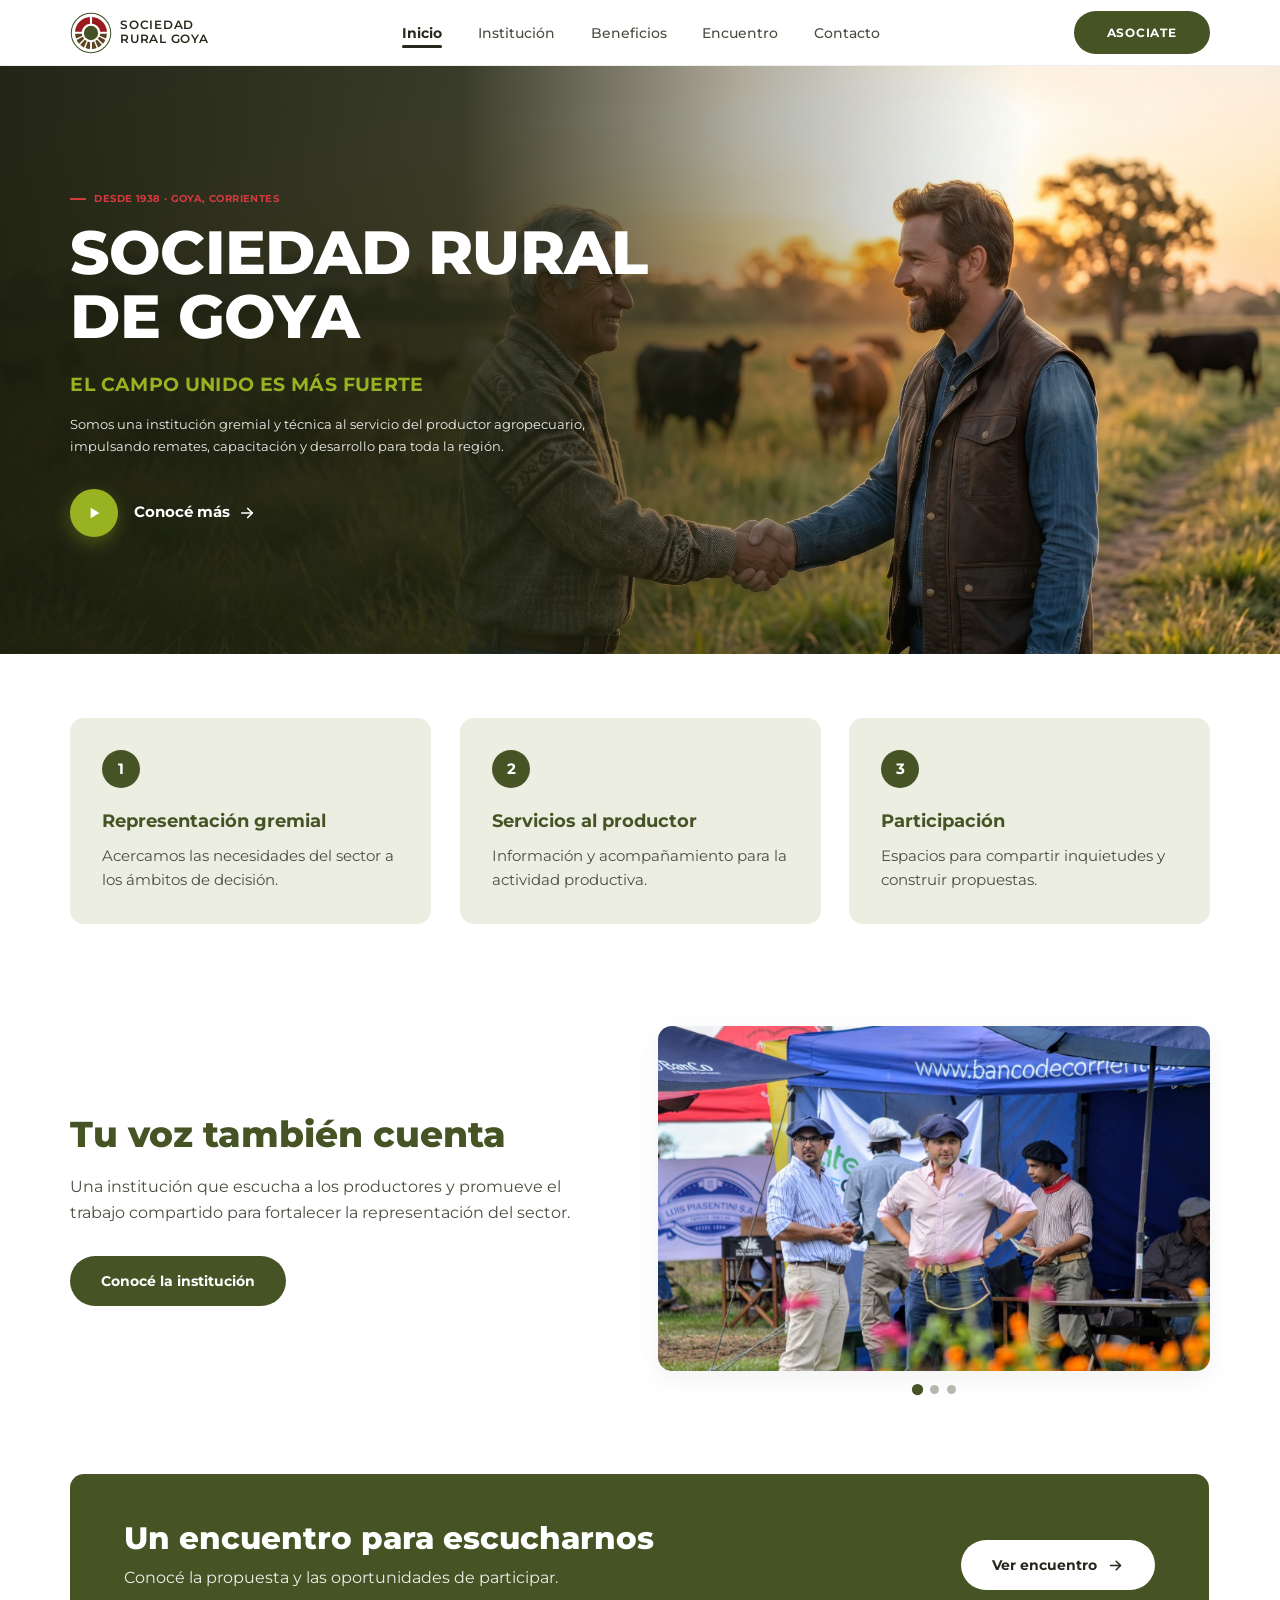
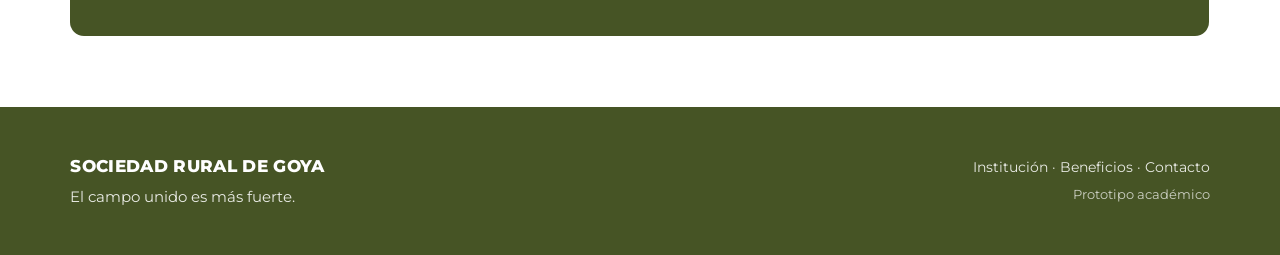
<file: index.html>
<!DOCTYPE html>
<html lang="es">
<head>
  <meta charset="UTF-8" />
  <meta name="viewport" content="width=device-width, initial-scale=1.0" />
  <title>Sociedad Rural de Goya — Inicio</title>
  <meta name="description" content="Sociedad Rural de Goya. Somos una institución gremial y técnica al servicio del productor agropecuario, impulsando remates, capacitación y desarrollo para toda la región." />
  <link rel="stylesheet" href="assets/css/fonts.css" />
  <link rel="stylesheet" href="assets/css/styles.css" />
</head>
<body>

  <!-- HEADER / NAVBAR -->
  <header class="site-header">
    <div class="container navbar">
      <a href="index.html" class="brand-logo" aria-label="Sociedad Rural de Goya - Inicio">
        <!-- Institucional Emblem SVG -->
        <svg viewBox="0 0 100 100" role="img" aria-hidden="true">
          <circle cx="50" cy="50" r="47" fill="#ffffff" stroke="#465425" stroke-width="2.5" />
          <!-- Top-left & Top-right Crimson Quadrants -->
          <path d="M 12 47 A 38 38 0 0 1 47.5 12 L 47.5 28 A 22 22 0 0 0 28 47 Z" fill="#991b1e" />
          <path d="M 52.5 12 A 38 38 0 0 1 88 47 L 72 47 A 22 22 0 0 0 52.5 28 Z" fill="#991b1e" />
          <!-- Bottom 8 Brown Rays -->
          <g fill="#5c4320">
            <path d="M 28.2 52 L 12.2 52 A 38 38 0 0 0 14.3 63.1 L 29.3 56.4 Z" />
            <path d="M 30.3 59.2 L 15.8 66.5 A 38 38 0 0 0 21.6 75.8 L 33.6 63.7 Z" />
            <path d="M 35.6 65.8 L 24.3 78.2 A 38 38 0 0 0 33.1 84.3 L 39.8 68.8 Z" />
            <path d="M 42.6 70.1 L 36.6 85.8 A 38 38 0 0 0 47.8 88.0 L 47.8 71.8 Z" />
            <path d="M 52.2 71.8 L 52.2 88.0 A 38 38 0 0 0 63.4 85.8 L 57.4 70.1 Z" />
            <path d="M 60.2 68.8 L 66.9 84.3 A 38 38 0 0 0 75.7 78.2 L 64.4 65.8 Z" />
            <path d="M 66.4 63.7 L 78.4 75.8 A 38 38 0 0 0 84.2 66.5 L 69.7 59.2 Z" />
            <path d="M 70.7 56.4 L 85.7 63.1 A 38 38 0 0 0 87.8 52 L 71.8 52 Z" />
          </g>
          <!-- Center Olive Circle -->
          <circle cx="50" cy="50" r="17" fill="#465425" />
        </svg>
        <span class="brand-text">
          <span>Sociedad</span>
          <span>Rural Goya</span>
        </span>
      </a>

      <button class="mobile-menu-toggle" aria-label="Abrir menú" aria-expanded="false">
        <svg width="26" height="26" viewBox="0 0 24 24" fill="none" stroke="currentColor" stroke-width="2.2" stroke-linecap="round">
          <line x1="3" y1="6" x2="21" y2="6" />
          <line x1="3" y1="12" x2="21" y2="12" />
          <line x1="3" y1="18" x2="21" y2="18" />
        </svg>
      </button>

      <ul class="nav-links">
        <li><a href="index.html" class="active">Inicio</a></li>
        <li><a href="institucion.html">Institución</a></li>
        <li><a href="beneficios.html">Beneficios</a></li>
        <li><a href="encuentro.html">Encuentro</a></li>
        <li><a href="#contacto">Contacto</a></li>
        <li class="nav-item-cta-mobile">
          <a href="asociate.html" class="btn btn-olive btn-nav-cta-mobile">Asociate</a>
        </li>
      </ul>

      <a href="asociate.html" class="btn btn-olive btn-nav-cta">Asociate</a>
    </div>
  </header>

  <!-- MAIN CONTENT -->
  <main>
    <!-- HERO SECTION -->
    <section class="hero-home">
      <div class="container">
        <div class="hero-home-content">
          <span class="hero-eyebrow">Desde 1938 · Goya, Corrientes</span>
          <h1 class="hero-title">
            Sociedad Rural <br />
            de Goya
          </h1>
          <p class="hero-subtitle">El campo unido es más fuerte</p>
          <p class="hero-desc">
            Somos una institución gremial y técnica al servicio del productor agropecuario,
            impulsando remates, capacitación y desarrollo para toda la región.
          </p>
          <a href="institucion.html" class="hero-action">
            <span class="hero-play-btn" aria-hidden="true">
              <svg width="16" height="16" viewBox="0 0 24 24" fill="currentColor">
                <polygon points="7,4 20,12 7,20" />
              </svg>
            </span>
            <span class="hero-action-label">
              Conocé más
              <svg width="18" height="18" viewBox="0 0 24 24" fill="none" stroke="currentColor" stroke-width="2.2" stroke-linecap="round" stroke-linejoin="round">
                <line x1="5" y1="12" x2="19" y2="12" />
                <polyline points="13 6 19 12 13 18" />
              </svg>
            </span>
          </a>
        </div>
      </div>
    </section>

    <!-- 3 PILLARS SECTION -->
    <section class="section-pillars" id="beneficios">
      <div class="container">
        <div class="pillars-grid" data-stagger="100">
          <article class="pillar-card" data-reveal="up">
            <span class="pillar-badge">1</span>
            <h2 class="pillar-title">Representación gremial</h2>
            <p class="pillar-text">
              Acercamos las necesidades del sector a los ámbitos de decisión.
            </p>
          </article>

          <article class="pillar-card" data-reveal="up">
            <span class="pillar-badge">2</span>
            <h2 class="pillar-title">Servicios al productor</h2>
            <p class="pillar-text">
              Información y acompañamiento para la actividad productiva.
            </p>
          </article>

          <article class="pillar-card" data-reveal="up">
            <span class="pillar-badge">3</span>
            <h2 class="pillar-title">Participación</h2>
            <p class="pillar-text">
              Espacios para compartir inquietudes y construir propuestas.
            </p>
          </article>
        </div>
      </div>
    </section>

    <!-- TU VOZ TAMBIÉN CUENTA -->
    <section class="section-voice">
      <div class="container">
        <div class="voice-grid">
          <div class="voice-content">
            <h2 class="section-heading" data-reveal="up">Tu voz también cuenta</h2>
            <p class="voice-text" data-reveal="up" data-reveal-delay="100">
              Una institución que escucha a los productores y promueve el trabajo compartido
              para fortalecer la representación del sector.
            </p>
            <a href="institucion.html" class="btn btn-olive" data-reveal="up" data-reveal-delay="200">Conocé la institución</a>
          </div>
          <div class="voice-media" data-reveal="up-large" data-reveal-delay="200">
            <div class="voice-image-wrap">
              <img src="assets/img/a8.jpeg" alt="Sociedad Rural de Goya" id="voiceImage" />
            </div>
            <div class="carousel-dots" role="tablist" aria-label="Imágenes de la Sociedad Rural">
              <button class="carousel-dot active" data-index="0" data-img="assets/img/a8.jpeg" aria-label="Foto 1"></button>
              <button class="carousel-dot" data-index="1" data-img="assets/img/a6.jpeg" aria-label="Foto 2"></button>
              <button class="carousel-dot" data-index="2" data-img="assets/img/a4.jpeg" aria-label="Foto 3"></button>
            </div>
          </div>
        </div>
      </div>
    </section>

    <!-- BANNER ENCUENTRO -->
    <section class="section-cta-banner" id="encuentro">
      <div class="container">
        <div class="cta-banner-box" data-reveal="up">
          <div>
            <h2 class="cta-banner-title" data-reveal="up">Un encuentro para escucharnos</h2>
            <p class="cta-banner-sub" data-reveal="up" data-reveal-delay="100">Conocé la propuesta y las oportunidades de participar.</p>
          </div>
          <a href="encuentro.html" class="btn btn-white" data-reveal="up" data-reveal-delay="200">
            Ver encuentro
            <svg width="17" height="17" viewBox="0 0 24 24" fill="none" stroke="currentColor" stroke-width="2.2" stroke-linecap="round" stroke-linejoin="round">
              <line x1="5" y1="12" x2="19" y2="12" />
              <polyline points="13 6 19 12 13 18" />
            </svg>
          </a>
        </div>
      </div>
    </section>
  </main>

  <!-- FOOTER -->
  <footer class="site-footer" id="contacto">
    <div class="container footer-inner">
      <div class="footer-left">
        <p class="footer-brand-title">Sociedad Rural de Goya</p>
        <p class="footer-brand-tagline">El campo unido es más fuerte.</p>
      </div>
      <div class="footer-right">
        <p class="footer-links">
          <a href="institucion.html">Institución</a> ·
          <a href="beneficios.html">Beneficios</a> ·
          <a href="#contacto">Contacto</a>
        </p>
        <p class="footer-meta">Prototipo académico</p>
      </div>
    </div>
  </footer>

  <script src="assets/js/main.js"></script>
</body>
</html>
</file>
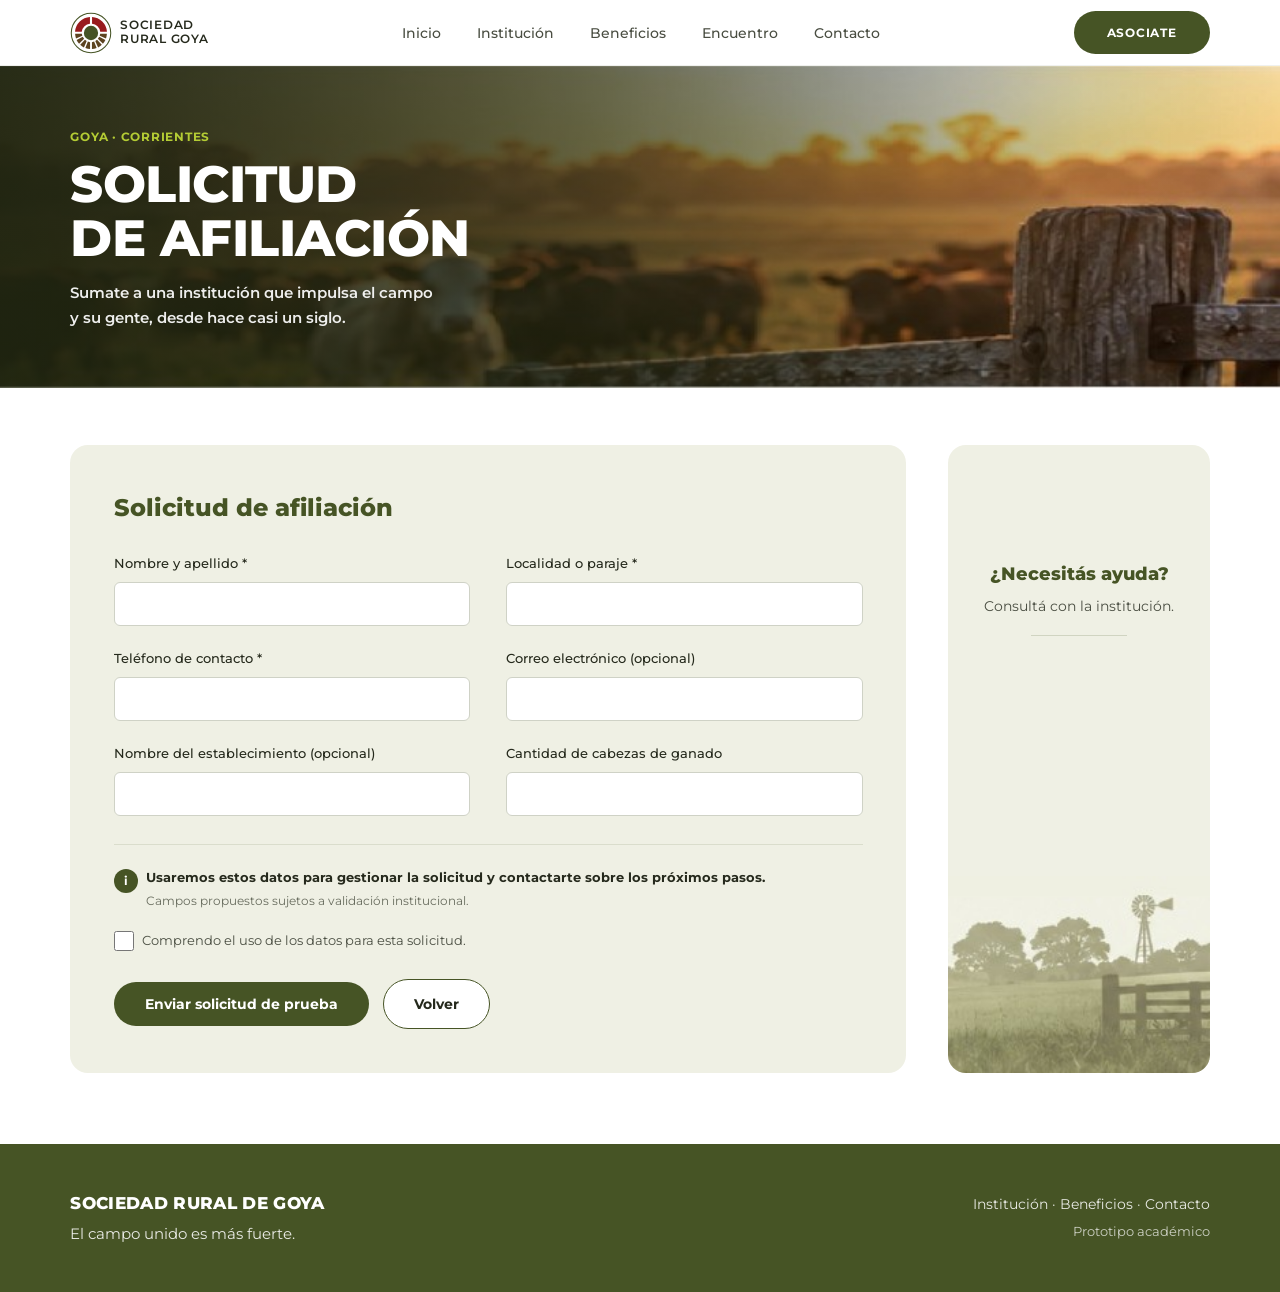
<file: asociate.html>
<!DOCTYPE html>
<html lang="es">
<head>
  <meta charset="UTF-8" />
  <meta name="viewport" content="width=device-width, initial-scale=1.0" />
  <title>Sociedad Rural de Goya — Solicitud de Afiliación</title>
  <meta name="description" content="Solicitud de afiliación a la Sociedad Rural de Goya. Sumate a una institución que impulsa el campo y su gente, desde hace casi un siglo." />
  <link rel="stylesheet" href="assets/css/fonts.css" />
  <link rel="stylesheet" href="assets/css/styles.css" />
</head>
<body>

  <!-- HEADER / NAVBAR -->
  <header class="site-header">
    <div class="container navbar">
      <a href="index.html" class="brand-logo" aria-label="Sociedad Rural de Goya - Inicio">
        <svg viewBox="0 0 100 100" role="img" aria-hidden="true">
          <circle cx="50" cy="50" r="47" fill="#ffffff" stroke="#465425" stroke-width="2.5" />
          <path d="M 12 47 A 38 38 0 0 1 47.5 12 L 47.5 28 A 22 22 0 0 0 28 47 Z" fill="#991b1e" />
          <path d="M 52.5 12 A 38 38 0 0 1 88 47 L 72 47 A 22 22 0 0 0 52.5 28 Z" fill="#991b1e" />
          <g fill="#5c4320">
            <path d="M 28.2 52 L 12.2 52 A 38 38 0 0 0 14.3 63.1 L 29.3 56.4 Z" />
            <path d="M 30.3 59.2 L 15.8 66.5 A 38 38 0 0 0 21.6 75.8 L 33.6 63.7 Z" />
            <path d="M 35.6 65.8 L 24.3 78.2 A 38 38 0 0 0 33.1 84.3 L 39.8 68.8 Z" />
            <path d="M 42.6 70.1 L 36.6 85.8 A 38 38 0 0 0 47.8 88.0 L 47.8 71.8 Z" />
            <path d="M 52.2 71.8 L 52.2 88.0 A 38 38 0 0 0 63.4 85.8 L 57.4 70.1 Z" />
            <path d="M 60.2 68.8 L 66.9 84.3 A 38 38 0 0 0 75.7 78.2 L 64.4 65.8 Z" />
            <path d="M 66.4 63.7 L 78.4 75.8 A 38 38 0 0 0 84.2 66.5 L 69.7 59.2 Z" />
            <path d="M 70.7 56.4 L 85.7 63.1 A 38 38 0 0 0 87.8 52 L 71.8 52 Z" />
          </g>
          <circle cx="50" cy="50" r="17" fill="#465425" />
        </svg>
        <span class="brand-text">
          <span>Sociedad</span>
          <span>Rural Goya</span>
        </span>
      </a>

      <button class="mobile-menu-toggle" aria-label="Abrir menú" aria-expanded="false">
        <svg width="26" height="26" viewBox="0 0 24 24" fill="none" stroke="currentColor" stroke-width="2.2" stroke-linecap="round">
          <line x1="3" y1="6" x2="21" y2="6" />
          <line x1="3" y1="12" x2="21" y2="12" />
          <line x1="3" y1="18" x2="21" y2="18" />
        </svg>
      </button>

      <ul class="nav-links" id="asociateNavLinks">
        <li><a href="index.html">Inicio</a></li>
        <li><a href="institucion.html">Institución</a></li>
        <li><a href="beneficios.html">Beneficios</a></li>
        <li><a href="encuentro.html">Encuentro</a></li>
        <li><a href="#contacto">Contacto</a></li>
        <li class="nav-item-cta-mobile">
          <a href="asociate.html" class="btn btn-olive btn-nav-cta-mobile">Asociate</a>
        </li>
      </ul>

      <a href="asociate.html" class="btn btn-olive btn-nav-cta" id="btnResetAsociate">Asociate</a>
    </div>
  </header>

  <main>
    <!-- ==========================================
         VIEW 1: SOLICITUD DE AFILIACIÓN (FORM)
         ========================================== -->
    <div id="formView" class="form-view">
      <!-- HERO ASOCIATE -->
      <section class="hero-asociate">
        <div class="container">
          <div class="hero-institucion-content">
            <span class="hero-kicker-lime">Goya · Corrientes</span>
            <h1 class="hero-title">
              Solicitud<br />
              de afiliación
            </h1>
            <p class="hero-desc">
              Sumate a una institución que impulsa el campo<br />
              y su gente, desde hace casi un siglo.
            </p>
          </div>
        </div>
      </section>

      <!-- FORM + HELP SIDEBAR -->
      <section class="section-asociate-form">
        <div class="container">
          <div class="asociate-layout">
            <!-- Left Form Card -->
            <div class="asociate-form-card" data-reveal="up">
              <h2 class="asociate-form-title">Solicitud de afiliación</h2>

              <form id="afiliacionForm" novalidate>
                <div class="form-grid-2col">
                  <div class="form-group">
                    <label for="nombre" class="form-label">Nombre y apellido *</label>
                    <input type="text" id="nombre" name="nombre" class="form-input" required />
                  </div>

                  <div class="form-group">
                    <label for="localidad" class="form-label">Localidad o paraje *</label>
                    <input type="text" id="localidad" name="localidad" class="form-input" required />
                  </div>

                  <div class="form-group">
                    <label for="telefono" class="form-label">Teléfono de contacto *</label>
                    <input type="tel" id="telefono" name="telefono" class="form-input" required />
                  </div>

                  <div class="form-group">
                    <label for="correo" class="form-label">Correo electrónico (opcional)</label>
                    <input type="email" id="correo" name="correo" class="form-input" />
                  </div>

                  <div class="form-group">
                    <label for="establecimiento" class="form-label">Nombre del establecimiento (opcional)</label>
                    <input type="text" id="establecimiento" name="establecimiento" class="form-input" />
                  </div>

                  <div class="form-group">
                    <label for="cabezas" class="form-label">Cantidad de cabezas de ganado</label>
                    <input type="text" id="cabezas" name="cabezas" class="form-input" />
                  </div>
                </div>

                <hr class="form-divider" />

                <div class="form-info-row">
                  <span class="form-info-badge" aria-hidden="true">i</span>
                  <div class="form-info-text">
                    <strong>Usaremos estos datos para gestionar la solicitud y contactarte sobre los próximos pasos.</strong>
                    <span>Campos propuestos sujetos a validación institucional.</span>
                  </div>
                </div>

                <label class="form-checkbox-row">
                  <input type="checkbox" id="aceptoDatos" name="aceptoDatos" />
                  <span>Comprendo el uso de los datos para esta solicitud.</span>
                </label>

                <p id="formErrorMsg" class="form-error-msg" hidden>
                  Por favor, completá los campos obligatorios: Nombre y apellido, Localidad o paraje y Teléfono de contacto.
                </p>

                <div class="form-buttons-row">
                  <button type="submit" class="btn btn-olive">Enviar solicitud de prueba</button>
                  <a href="beneficios.html" class="btn btn-white-bordered">Volver</a>
                </div>
              </form>
            </div>

            <!-- Right Help Card -->
            <aside class="asociate-help-card" data-reveal="up-large" data-reveal-delay="200">
              <div class="asociate-help-top">
                <h3 class="asociate-help-title">¿Necesitás ayuda?</h3>
                <p class="asociate-help-sub">Consultá con la institución.</p>
                <div class="asociate-help-line"></div>
              </div>
              <div class="asociate-help-img">
                <img src="assets/img/asociate-ayuda.jpg" alt="Molino y tranquera rural" />
              </div>
            </aside>
          </div>
        </div>
      </section>
    </div>

    <!-- ==========================================
         VIEW 2: CONFIRMACIÓN (¡GRACIAS POR ACERCARTE!)
         ========================================== -->
    <div id="confirmView" class="confirm-view" hidden>
      <!-- TOP HERO SECTION -->
      <section class="section-confirm-hero">
        <div class="container">
          <div class="confirm-hero-grid">
            <div>
              <span class="section-eyebrow">Solicitud de afiliación</span>
              <h1 class="confirm-giant-title">
                ¡Gracias por<br />
                acercarte!
              </h1>
              <p class="confirm-lead">Recibimos tu solicitud de prueba.</p>
            </div>

            <div class="history-seal">
              <img src="assets/img/logo-srg.png" alt="Logo Sociedad Rural de Goya" />
            </div>
          </div>
        </div>
      </section>

      <!-- MIDDLE CONFIRMATION BANNER -->
      <section class="section-confirm-banner">
        <div class="container">
          <div class="confirm-banner-inner">
            <span class="confirm-check-circle" aria-hidden="true">
              <svg width="44" height="44" viewBox="0 0 24 24" fill="none" stroke="currentColor" stroke-width="2.2" stroke-linecap="round" stroke-linejoin="round">
                <polyline points="20 6 9 17 4 12" />
              </svg>
            </span>
            <div>
              <h2 class="confirm-banner-title">Solicitud enviada</h2>
              <p class="confirm-banner-text">
                Esta pantalla confirma el envío de prueba.<br />
                La institución informaría cómo continuar con la solicitud real.
              </p>
            </div>
          </div>
        </div>
      </section>

      <!-- ¿QUÉ SUCEDE DESPUÉS? -->
      <section class="section-confirm-next">
        <div class="container">
          <h2 class="section-heading">¿Qué sucede después?</h2>

          <div class="confirm-next-cards" data-stagger="100">
            <article class="confirm-step-card" data-reveal="up">
              <span class="role-number">01</span>
              <h3 class="role-card-title">Revisión de datos</h3>
              <p class="role-card-text">
                La institución revisaría<br />
                la solicitud recibida.
              </p>
            </article>

            <article class="confirm-step-card" data-reveal="up">
              <span class="role-number">02</span>
              <h3 class="role-card-title">Contacto</h3>
              <p class="role-card-text">
                Se comunicaría a través<br />
                del medio indicado.
              </p>
            </article>

            <article class="confirm-step-card" data-reveal="up">
              <span class="role-number">03</span>
              <h3 class="role-card-title">Próximos pasos</h3>
              <p class="role-card-text">
                Se informarían las condiciones<br />
                para continuar con el trámite.
              </p>
            </article>
          </div>

          <p class="confirm-footnote">Procedimiento sujeto a confirmación institucional.</p>

          <div class="confirm-actions">
            <a href="index.html" class="btn btn-olive">Volver al inicio</a>
            <a href="beneficios.html" class="btn btn-crimson">Ver beneficios</a>
          </div>
        </div>
      </section>
    </div>
  </main>

  <!-- FOOTER -->
  <footer class="site-footer" id="contacto">
    <div class="container footer-inner">
      <div class="footer-left">
        <p class="footer-brand-title">Sociedad Rural de Goya</p>
        <p class="footer-brand-tagline">El campo unido es más fuerte.</p>
      </div>
      <div class="footer-right">
        <p class="footer-links">
          <a href="institucion.html">Institución</a> ·
          <a href="beneficios.html">Beneficios</a> ·
          <a href="#contacto">Contacto</a>
        </p>
        <p class="footer-meta">Prototipo académico</p>
      </div>
    </div>
  </footer>

  <script src="assets/js/main.js"></script>
</body>
</html>
</file>
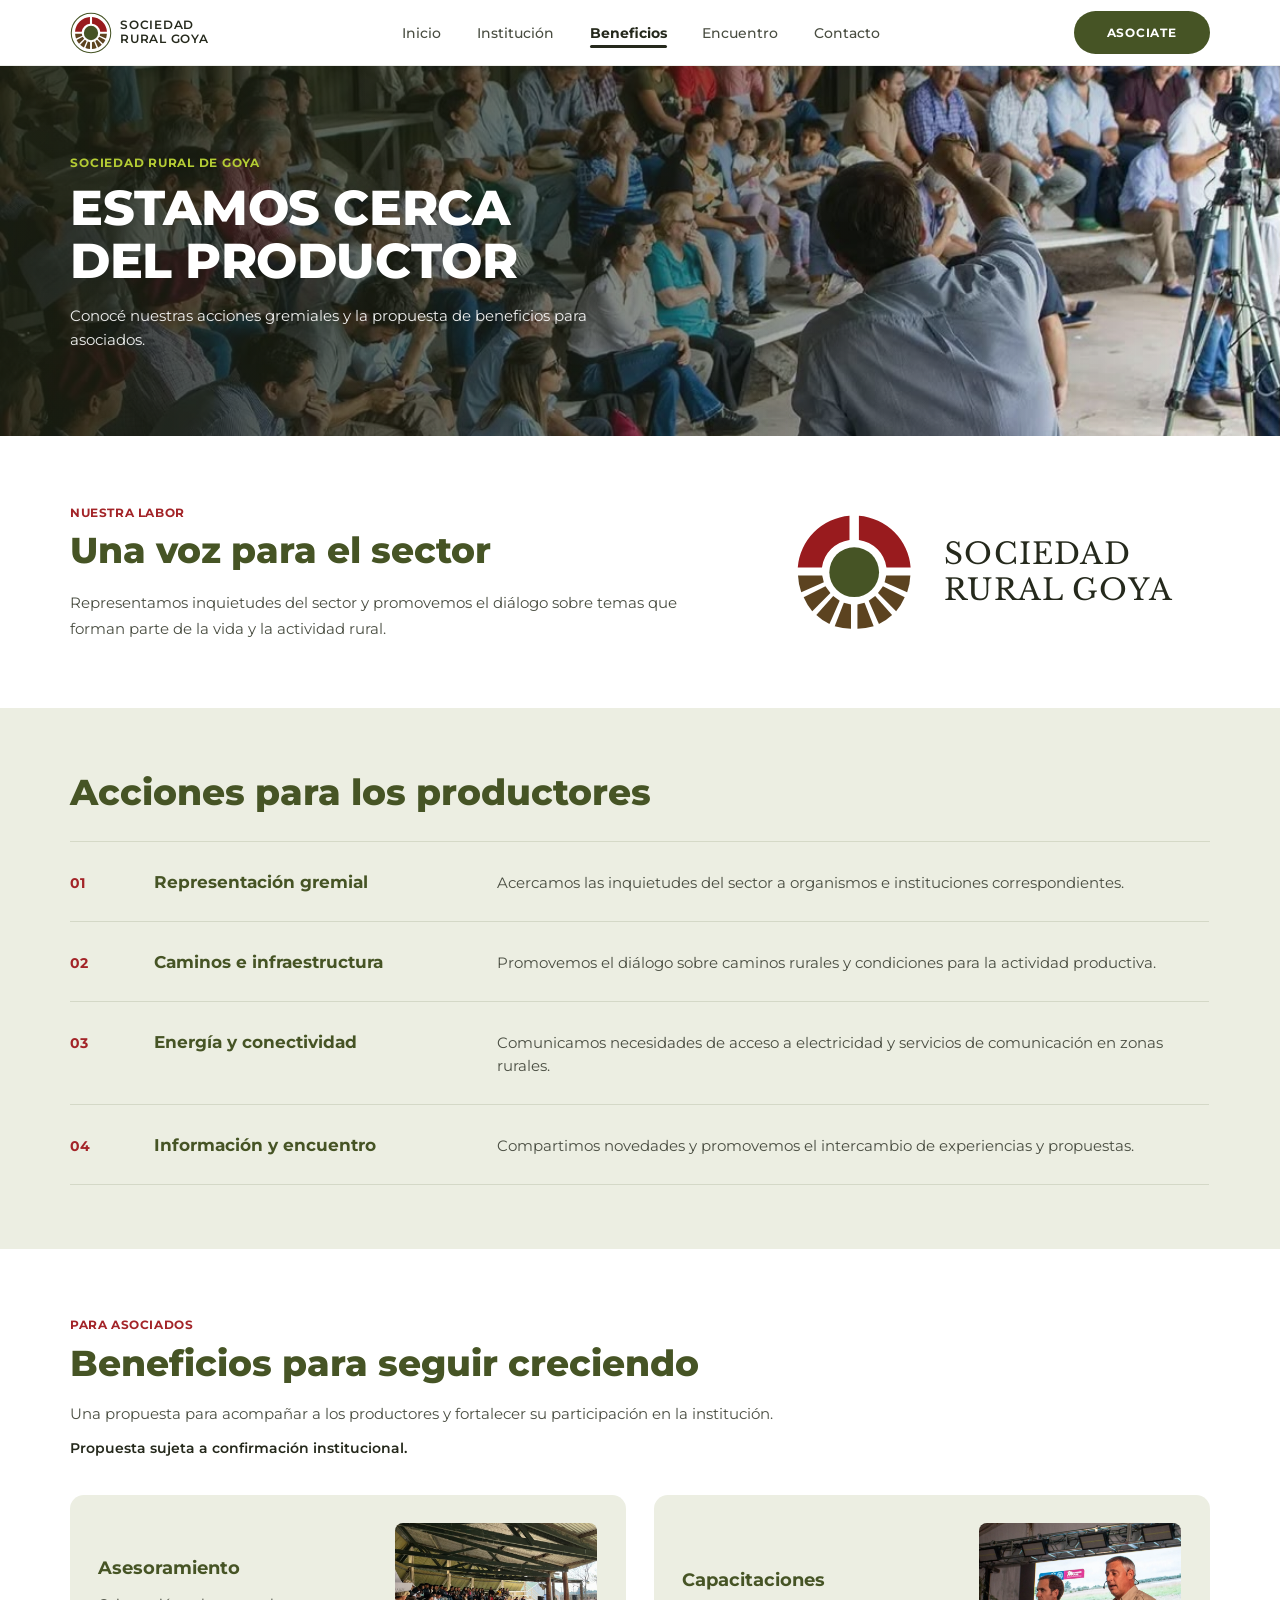
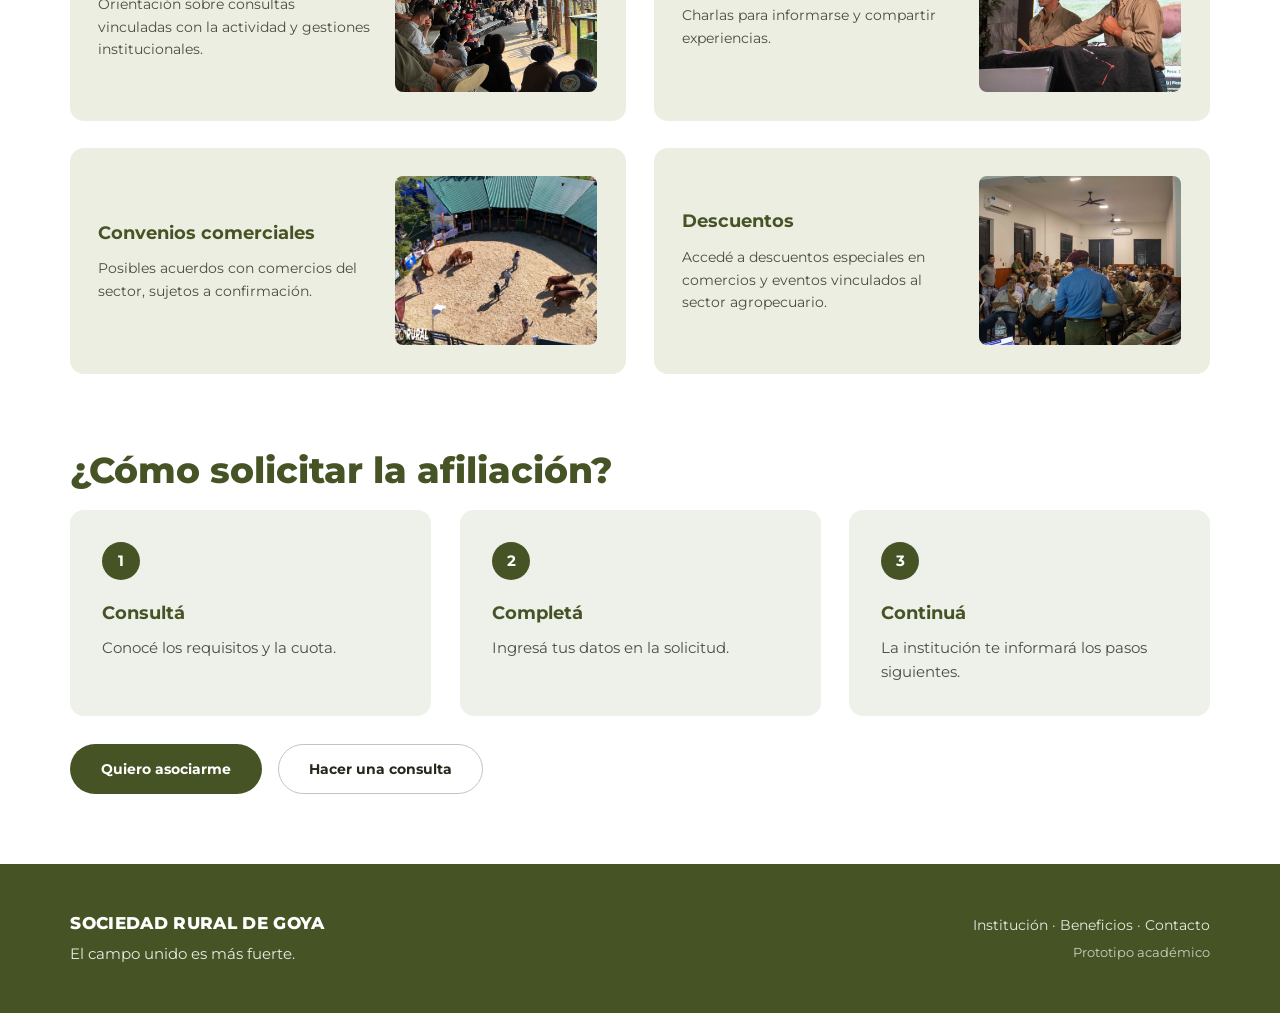
<file: beneficios.html>
<!DOCTYPE html>
<html lang="es">
<head>
  <meta charset="UTF-8" />
  <meta name="viewport" content="width=device-width, initial-scale=1.0" />
  <title>Sociedad Rural de Goya — Beneficios</title>
  <meta name="description" content="Conocé nuestras acciones gremiales y la propuesta de beneficios para asociados de la Sociedad Rural de Goya." />
  <link rel="stylesheet" href="assets/css/fonts.css" />
  <link rel="stylesheet" href="assets/css/styles.css" />
</head>
<body>

  <!-- HEADER / NAVBAR -->
  <header class="site-header">
    <div class="container navbar">
      <a href="index.html" class="brand-logo" aria-label="Sociedad Rural de Goya - Inicio">
        <svg viewBox="0 0 100 100" role="img" aria-hidden="true">
          <circle cx="50" cy="50" r="47" fill="#ffffff" stroke="#465425" stroke-width="2.5" />
          <path d="M 12 47 A 38 38 0 0 1 47.5 12 L 47.5 28 A 22 22 0 0 0 28 47 Z" fill="#991b1e" />
          <path d="M 52.5 12 A 38 38 0 0 1 88 47 L 72 47 A 22 22 0 0 0 52.5 28 Z" fill="#991b1e" />
          <g fill="#5c4320">
            <path d="M 28.2 52 L 12.2 52 A 38 38 0 0 0 14.3 63.1 L 29.3 56.4 Z" />
            <path d="M 30.3 59.2 L 15.8 66.5 A 38 38 0 0 0 21.6 75.8 L 33.6 63.7 Z" />
            <path d="M 35.6 65.8 L 24.3 78.2 A 38 38 0 0 0 33.1 84.3 L 39.8 68.8 Z" />
            <path d="M 42.6 70.1 L 36.6 85.8 A 38 38 0 0 0 47.8 88.0 L 47.8 71.8 Z" />
            <path d="M 52.2 71.8 L 52.2 88.0 A 38 38 0 0 0 63.4 85.8 L 57.4 70.1 Z" />
            <path d="M 60.2 68.8 L 66.9 84.3 A 38 38 0 0 0 75.7 78.2 L 64.4 65.8 Z" />
            <path d="M 66.4 63.7 L 78.4 75.8 A 38 38 0 0 0 84.2 66.5 L 69.7 59.2 Z" />
            <path d="M 70.7 56.4 L 85.7 63.1 A 38 38 0 0 0 87.8 52 L 71.8 52 Z" />
          </g>
          <circle cx="50" cy="50" r="17" fill="#465425" />
        </svg>
        <span class="brand-text">
          <span>Sociedad</span>
          <span>Rural Goya</span>
        </span>
      </a>

      <button class="mobile-menu-toggle" aria-label="Abrir menú" aria-expanded="false">
        <svg width="26" height="26" viewBox="0 0 24 24" fill="none" stroke="currentColor" stroke-width="2.2" stroke-linecap="round">
          <line x1="3" y1="6" x2="21" y2="6" />
          <line x1="3" y1="12" x2="21" y2="12" />
          <line x1="3" y1="18" x2="21" y2="18" />
        </svg>
      </button>

      <ul class="nav-links">
        <li><a href="index.html">Inicio</a></li>
        <li><a href="institucion.html">Institución</a></li>
        <li><a href="beneficios.html" class="active">Beneficios</a></li>
        <li><a href="encuentro.html">Encuentro</a></li>
        <li><a href="#contacto">Contacto</a></li>
        <li class="nav-item-cta-mobile">
          <a href="asociate.html" class="btn btn-olive btn-nav-cta-mobile">Asociate</a>
        </li>
      </ul>

      <a href="asociate.html" class="btn btn-olive btn-nav-cta">Asociate</a>
    </div>
  </header>

  <!-- MAIN CONTENT -->
  <main>
    <!-- HERO BENEFICIOS -->
    <section class="hero-beneficios">
      <div class="container">
        <div class="hero-institucion-content">
          <span class="hero-kicker-lime">Sociedad Rural de Goya</span>
          <h1 class="hero-title">
            Estamos cerca<br />
            del productor
          </h1>
          <p class="hero-desc">
            Conocé nuestras acciones gremiales y la propuesta de beneficios para asociados.
          </p>
        </div>
      </div>
    </section>

    <!-- NUESTRO LABOR / UNA VOZ PARA EL SECTOR -->
    <section class="section-history" id="nuestro-labor">
      <div class="container">
        <div class="history-grid">
          <div class="history-text">
            <span class="section-eyebrow" data-reveal="up">Nuestra labor</span>
            <h2 class="section-heading" data-reveal="up">Una voz para el sector</h2>
            <p data-reveal="up" data-reveal-delay="100">
              Representamos inquietudes del sector y promovemos el diálogo sobre temas
              que forman parte de la vida y la actividad rural.
            </p>
          </div>

          <div class="history-seal" data-reveal="up-large" data-reveal-delay="200">
            <div class="horizontal-emblem">
              <svg viewBox="0 0 100 100" role="img" aria-label="Emblema Sociedad Rural Goya">
                <path d="M 8 46.5 A 42 42 0 0 1 46.5 8 L 46.5 26 A 24 24 0 0 0 26 46.5 Z" fill="#991b1e" />
                <path d="M 53.5 8 A 42 42 0 0 1 92 46.5 L 74 46.5 A 24 24 0 0 0 53.5 26 Z" fill="#991b1e" />
                <g fill="#5c4320">
                  <path d="M 26.2 52.5 L 8.2 52.5 A 42 42 0 0 0 10.6 64.9 L 27.4 57.4 Z" />
                  <path d="M 28.6 60.5 L 12.4 68.7 A 42 42 0 0 0 18.8 79.1 L 32.3 65.5 Z" />
                  <path d="M 34.4 67.8 L 21.8 81.8 A 42 42 0 0 0 31.6 88.6 L 39.2 71.2 Z" />
                  <path d="M 42.3 72.7 L 35.5 90.2 A 42 42 0 0 0 47.6 92.0 L 47.6 74.0 Z" />
                  <path d="M 52.4 74.0 L 52.4 92.0 A 42 42 0 0 0 64.5 90.2 L 57.7 72.7 Z" />
                  <path d="M 60.8 71.2 L 68.4 88.6 A 42 42 0 0 0 78.2 81.8 L 65.6 67.8 Z" />
                  <path d="M 67.7 65.5 L 81.2 79.1 A 42 42 0 0 0 87.6 68.7 L 71.4 60.5 Z" />
                  <path d="M 72.6 57.4 L 89.4 64.9 A 42 42 0 0 0 91.8 52.5 L 73.8 52.5 Z" />
                </g>
                <circle cx="50" cy="50" r="18.5" fill="#465425" />
              </svg>
              <div class="horizontal-emblem-text">
                <div>Sociedad</div>
                <div>Rural Goya</div>
              </div>
            </div>
          </div>
        </div>
      </div>
    </section>

    <!-- ACCIONES PARA LOS PRODUCTORES -->
    <section class="section-actions-list" id="acciones">
      <div class="container">
        <h2 class="section-heading" data-reveal="up">Acciones para los productores</h2>

        <div class="actions-table" data-stagger="100">
          <div class="action-row" data-reveal="up">
            <span class="action-num">01</span>
            <h3 class="action-name">Representación gremial</h3>
            <p class="action-desc">
              Acercamos las inquietudes del sector a organismos e instituciones correspondientes.
            </p>
          </div>

          <div class="action-row" data-reveal="up">
            <span class="action-num">02</span>
            <h3 class="action-name">Caminos e infraestructura</h3>
            <p class="action-desc">
              Promovemos el diálogo sobre caminos rurales y condiciones para la actividad productiva.
            </p>
          </div>

          <div class="action-row" data-reveal="up">
            <span class="action-num">03</span>
            <h3 class="action-name">Energía y conectividad</h3>
            <p class="action-desc">
              Comunicamos necesidades de acceso a electricidad y servicios de comunicación en zonas rurales.
            </p>
          </div>

          <div class="action-row" data-reveal="up">
            <span class="action-num">04</span>
            <h3 class="action-name">Información y encuentro</h3>
            <p class="action-desc">
              Compartimos novedades y promovemos el intercambio de experiencias y propuestas.
            </p>
          </div>
        </div>
      </div>
    </section>

    <!-- PARA ASOCIADOS / BENEFICIOS PARA SEGUIR CRECIENDO -->
    <section class="section-benefits-grid" id="para-asociados">
      <div class="container">
        <div class="benefits-intro">
          <span class="section-eyebrow" data-reveal="up">Para asociados</span>
          <h2 class="section-heading" data-reveal="up">Beneficios para seguir creciendo</h2>
          <p data-reveal="up" data-reveal-delay="100">
            Una propuesta para acompañar a los productores y fortalecer su participación en la institución.
          </p>
          <p class="benefits-note" data-reveal="up" data-reveal-delay="150">Propuesta sujeta a confirmación institucional.</p>
        </div>

        <div class="benefits-cards-2x2" data-stagger="100">
          <article class="benefit-media-card" data-reveal="up">
            <div>
              <h3 class="benefit-media-title">Asesoramiento</h3>
              <p class="benefit-media-desc">
                Orientación sobre consultas vinculadas con la actividad y gestiones institucionales.
              </p>
            </div>
            <div class="benefit-media-img">
              <img src="assets/img/a1.jpeg" alt="Asesoramiento al productor rural" loading="lazy" />
            </div>
          </article>

          <article class="benefit-media-card" data-reveal="up">
            <div>
              <h3 class="benefit-media-title">Capacitaciones</h3>
              <p class="benefit-media-desc">
                Charlas para informarse y compartir experiencias.
              </p>
            </div>
            <div class="benefit-media-img">
              <img src="assets/img/a3.webp" alt="Capacitaciones y charlas rurales" loading="lazy" />
            </div>
          </article>

          <article class="benefit-media-card" data-reveal="up">
            <div>
              <h3 class="benefit-media-title">Convenios comerciales</h3>
              <p class="benefit-media-desc">
                Posibles acuerdos con comercios del sector, sujetos a confirmación.
              </p>
            </div>
            <div class="benefit-media-img">
              <img src="assets/img/a2.webp" alt="Convenios comerciales para socios" loading="lazy" />
            </div>
          </article>

          <article class="benefit-media-card" data-reveal="up">
            <div>
              <h3 class="benefit-media-title">Descuentos</h3>
              <p class="benefit-media-desc">
                Accedé a descuentos especiales en comercios y eventos vinculados al sector agropecuario.
              </p>
            </div>
            <div class="benefit-media-img">
              <img src="assets/img/a7.webp" alt="Descuentos y beneficios para asociados" loading="lazy" />
            </div>
          </article>
        </div>
      </div>
    </section>

    <!-- ¿CÓMO SOLICITAR LA AFILIACIÓN? -->
    <section class="section-affiliation" id="afiliacion">
      <div class="container">
        <h2 class="section-heading" data-reveal="up">¿Cómo solicitar la afiliación?</h2>

        <div class="pillars-grid" data-stagger="100">
          <article class="pillar-card pillar-card--light" data-reveal="up">
            <span class="pillar-badge">1</span>
            <h3 class="pillar-title">Consultá</h3>
            <p class="pillar-text">Conocé los requisitos y la cuota.</p>
          </article>

          <article class="pillar-card pillar-card--light" data-reveal="up">
            <span class="pillar-badge">2</span>
            <h3 class="pillar-title">Completá</h3>
            <p class="pillar-text">Ingresá tus datos en la solicitud.</p>
          </article>

          <article class="pillar-card pillar-card--light" data-reveal="up">
            <span class="pillar-badge">3</span>
            <h3 class="pillar-title">Continuá</h3>
            <p class="pillar-text">La institución te informará los pasos siguientes.</p>
          </article>
        </div>

        <div class="affiliation-actions" data-reveal="up" data-reveal-delay="300">
          <a href="asociate.html" class="btn btn-olive">Quiero asociarme</a>
          <a href="#contacto" class="btn btn-outline">Hacer una consulta</a>
        </div>
      </div>
    </section>
  </main>

  <!-- FOOTER -->
  <footer class="site-footer" id="contacto">
    <div class="container footer-inner">
      <div class="footer-left">
        <p class="footer-brand-title">Sociedad Rural de Goya</p>
        <p class="footer-brand-tagline">El campo unido es más fuerte.</p>
      </div>
      <div class="footer-right">
        <p class="footer-links">
          <a href="institucion.html">Institución</a> ·
          <a href="beneficios.html">Beneficios</a> ·
          <a href="#contacto">Contacto</a>
        </p>
        <p class="footer-meta">Prototipo académico</p>
      </div>
    </div>
  </footer>

  <script src="assets/js/main.js"></script>
</body>
</html>
</file>
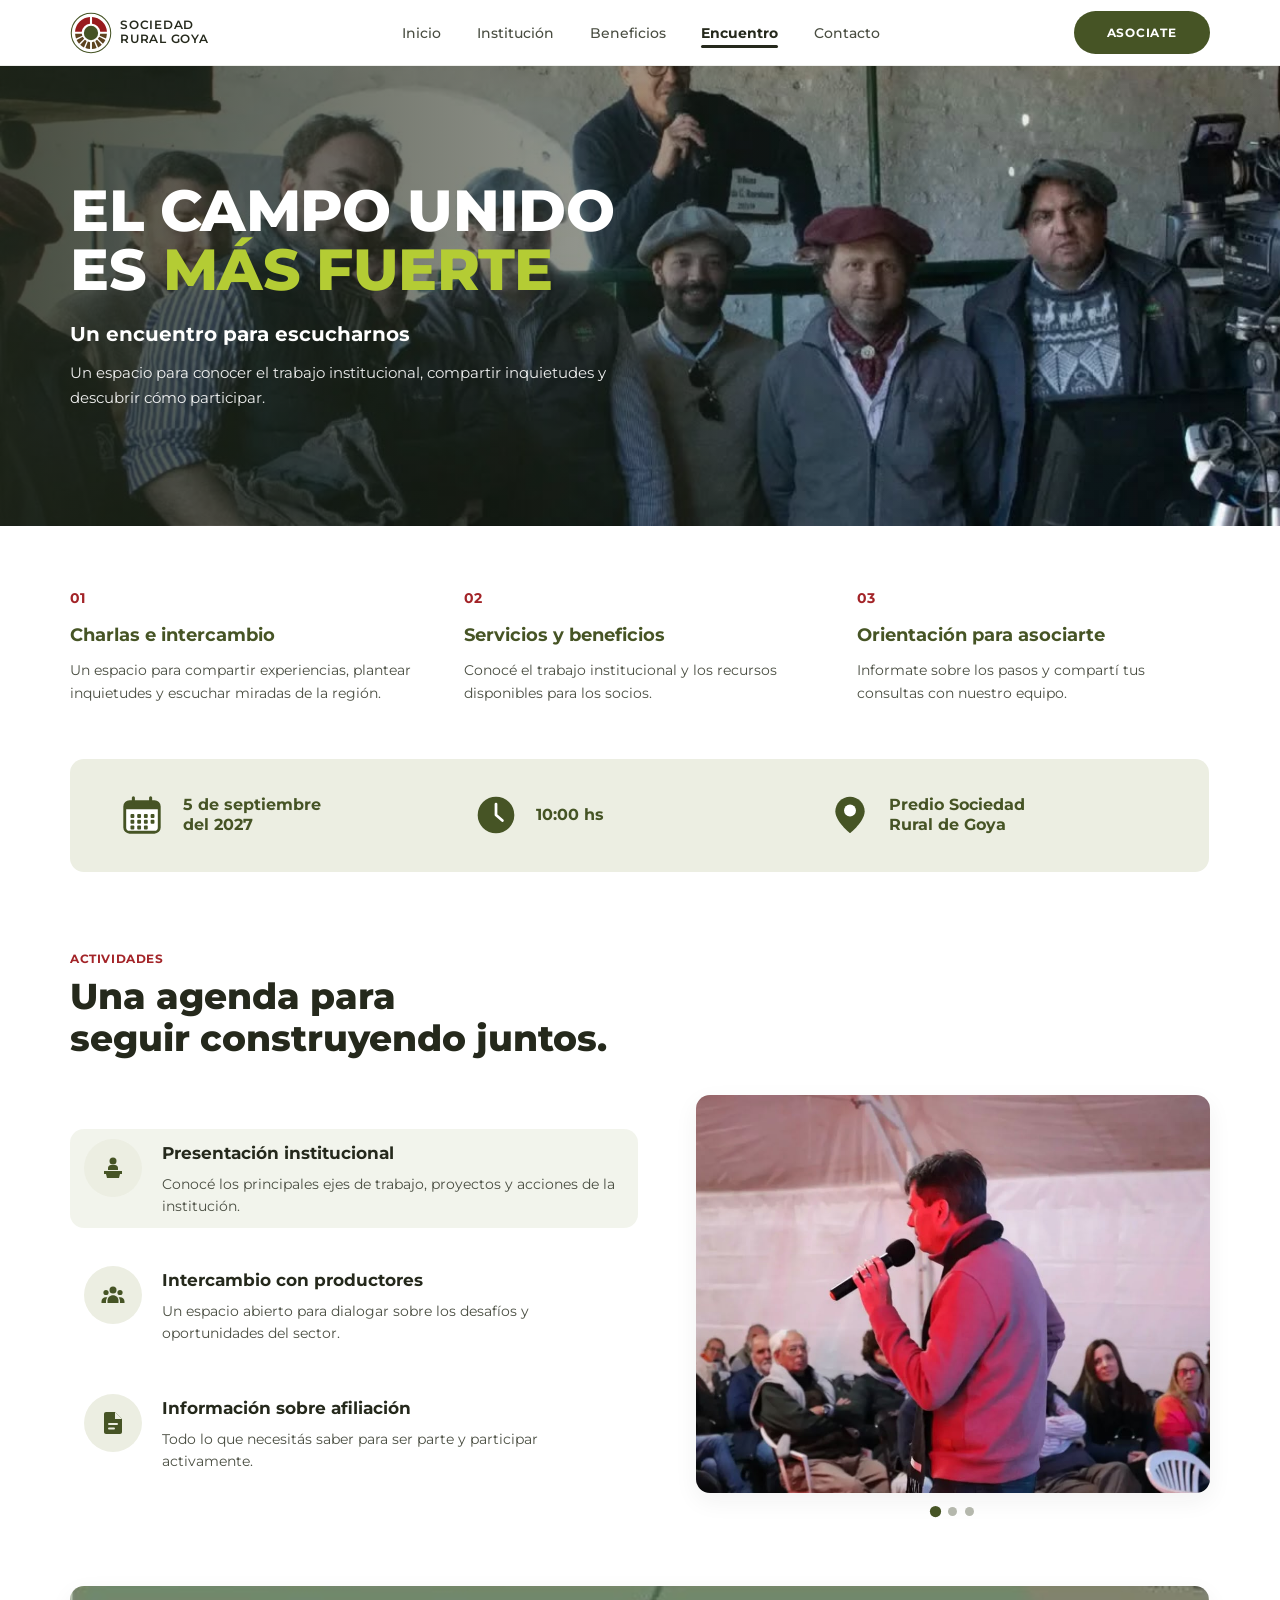
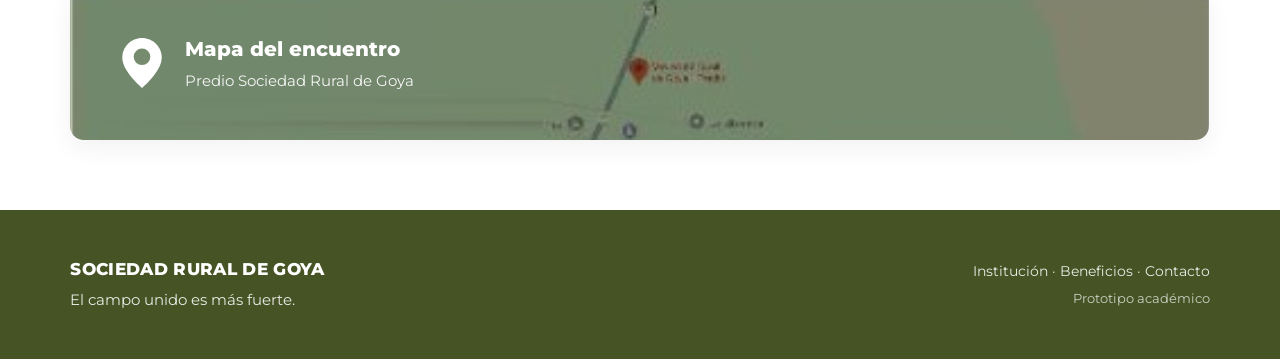
<file: encuentro.html>
<!DOCTYPE html>
<html lang="es">
<head>
  <meta charset="UTF-8" />
  <meta name="viewport" content="width=device-width, initial-scale=1.0" />
  <title>Sociedad Rural de Goya — Encuentro</title>
  <meta name="description" content="Un encuentro para escucharnos. Un espacio para conocer el trabajo institucional, compartir inquietudes y descubrir cómo participar en la Sociedad Rural de Goya." />
  <link rel="stylesheet" href="assets/css/fonts.css" />
  <link rel="stylesheet" href="assets/css/styles.css" />
</head>
<body>

  <!-- HEADER / NAVBAR -->
  <header class="site-header">
    <div class="container navbar">
      <a href="index.html" class="brand-logo" aria-label="Sociedad Rural de Goya - Inicio">
        <svg viewBox="0 0 100 100" role="img" aria-hidden="true">
          <circle cx="50" cy="50" r="47" fill="#ffffff" stroke="#465425" stroke-width="2.5" />
          <path d="M 12 47 A 38 38 0 0 1 47.5 12 L 47.5 28 A 22 22 0 0 0 28 47 Z" fill="#991b1e" />
          <path d="M 52.5 12 A 38 38 0 0 1 88 47 L 72 47 A 22 22 0 0 0 52.5 28 Z" fill="#991b1e" />
          <g fill="#5c4320">
            <path d="M 28.2 52 L 12.2 52 A 38 38 0 0 0 14.3 63.1 L 29.3 56.4 Z" />
            <path d="M 30.3 59.2 L 15.8 66.5 A 38 38 0 0 0 21.6 75.8 L 33.6 63.7 Z" />
            <path d="M 35.6 65.8 L 24.3 78.2 A 38 38 0 0 0 33.1 84.3 L 39.8 68.8 Z" />
            <path d="M 42.6 70.1 L 36.6 85.8 A 38 38 0 0 0 47.8 88.0 L 47.8 71.8 Z" />
            <path d="M 52.2 71.8 L 52.2 88.0 A 38 38 0 0 0 63.4 85.8 L 57.4 70.1 Z" />
            <path d="M 60.2 68.8 L 66.9 84.3 A 38 38 0 0 0 75.7 78.2 L 64.4 65.8 Z" />
            <path d="M 66.4 63.7 L 78.4 75.8 A 38 38 0 0 0 84.2 66.5 L 69.7 59.2 Z" />
            <path d="M 70.7 56.4 L 85.7 63.1 A 38 38 0 0 0 87.8 52 L 71.8 52 Z" />
          </g>
          <circle cx="50" cy="50" r="17" fill="#465425" />
        </svg>
        <span class="brand-text">
          <span>Sociedad</span>
          <span>Rural Goya</span>
        </span>
      </a>

      <button class="mobile-menu-toggle" aria-label="Abrir menú" aria-expanded="false">
        <svg width="26" height="26" viewBox="0 0 24 24" fill="none" stroke="currentColor" stroke-width="2.2" stroke-linecap="round">
          <line x1="3" y1="6" x2="21" y2="6" />
          <line x1="3" y1="12" x2="21" y2="12" />
          <line x1="3" y1="18" x2="21" y2="18" />
        </svg>
      </button>

      <ul class="nav-links">
        <li><a href="index.html">Inicio</a></li>
        <li><a href="institucion.html">Institución</a></li>
        <li><a href="beneficios.html">Beneficios</a></li>
        <li><a href="encuentro.html" class="active">Encuentro</a></li>
        <li><a href="#contacto">Contacto</a></li>
        <li class="nav-item-cta-mobile">
          <a href="asociate.html" class="btn btn-olive btn-nav-cta-mobile">Asociate</a>
        </li>
      </ul>

      <a href="asociate.html" class="btn btn-olive btn-nav-cta">Asociate</a>
    </div>
  </header>

  <!-- MAIN CONTENT -->
  <main>
    <!-- HERO ENCUENTRO -->
    <section class="hero-encuentro">
      <div class="container">
        <div class="hero-institucion-content">
          <h1 class="hero-title">
            <span class="desktop-encuentro-title">
              El campo unido<br />
              es <span class="text-lime">más fuerte</span><br />
            </span>
            <span class="mobile-encuentro-title">
              El campo unido<br />
              es <span class="text-lime">más fuerte</span>
            </span>
          </h1>
          <p class="hero-lead-white">Un encuentro<br class="mobile-title-break" /> para escucharnos</p>
          <p class="hero-desc">
            Un espacio para conocer el trabajo institucional, compartir inquietudes y descubrir cómo participar.
          </p>
        </div>
      </div>
    </section>

    <!-- 3 COLUMNS (01, 02, 03) -->
    <section class="section-encuentro-highlights" id="ejes-encuentro">
      <div class="container">
        <div class="encuentro-cols" data-stagger="100">
          <div data-reveal="up">
            <span class="role-number">01</span>
            <h2 class="encuentro-col-title">Charlas e intercambio</h2>
            <p class="encuentro-col-text">
              Un espacio para compartir experiencias, plantear inquietudes y escuchar miradas de la región.
            </p>
          </div>

          <div data-reveal="up">
            <span class="role-number">02</span>
            <h2 class="encuentro-col-title">Servicios y beneficios</h2>
            <p class="encuentro-col-text">
              Conocé el trabajo institucional y los recursos disponibles para los socios.
            </p>
          </div>

          <div data-reveal="up">
            <span class="role-number">03</span>
            <h2 class="encuentro-col-title">Orientación para asociarte</h2>
            <p class="encuentro-col-text">
              Informate sobre los pasos y compartí tus consultas con nuestro equipo.
            </p>
          </div>
        </div>
      </div>
    </section>

    <!-- EVENT INFO STRIP (DATE, TIME, LOCATION) -->
    <section class="section-event-strip">
      <div class="container">
        <div class="event-strip-box" data-reveal="up" data-stagger="100">
          <!-- Calendar -->
          <div class="event-strip-item" data-reveal="up">
            <span class="event-strip-icon" aria-hidden="true">
              <svg width="46" height="46" viewBox="0 0 48 48" fill="none">
                <rect x="6" y="10" width="36" height="32" rx="5" stroke="#465425" stroke-width="3" fill="#ffffff" />
                <path d="M6 18H42V15C42 12.2386 39.7614 10 37 10H11C8.23858 10 6 12.2386 6 15V18Z" fill="#465425" />
                <line x1="15" y1="6" x2="15" y2="12" stroke="#465425" stroke-width="3.2" stroke-linecap="round" />
                <line x1="33" y1="6" x2="33" y2="12" stroke="#465425" stroke-width="3.2" stroke-linecap="round" />
                <g fill="#465425">
                  <rect x="12" y="23" width="4" height="4" rx="1" />
                  <rect x="19" y="23" width="4" height="4" rx="1" />
                  <rect x="26" y="23" width="4" height="4" rx="1" />
                  <rect x="33" y="23" width="4" height="4" rx="1" />
                  <rect x="12" y="29" width="4" height="4" rx="1" />
                  <rect x="19" y="29" width="4" height="4" rx="1" />
                  <rect x="26" y="29" width="4" height="4" rx="1" />
                  <rect x="33" y="29" width="4" height="4" rx="1" />
                  <rect x="12" y="35" width="4" height="4" rx="1" />
                  <rect x="19" y="35" width="4" height="4" rx="1" />
                  <rect x="26" y="35" width="4" height="4" rx="1" />
                </g>
              </svg>
            </span>
            <span class="event-strip-text">
              5 de septiembre<br />
              del 2027
            </span>
          </div>

          <!-- Clock -->
          <div class="event-strip-item" data-reveal="up">
            <span class="event-strip-icon" aria-hidden="true">
              <svg width="44" height="44" viewBox="0 0 48 48" fill="none">
                <circle cx="24" cy="24" r="20" fill="#465425" />
                <polyline points="24,12 24,24 31,30" stroke="#ffffff" stroke-width="3" stroke-linecap="round" stroke-linejoin="round" />
              </svg>
            </span>
            <span class="event-strip-text">10:00 hs</span>
          </div>

          <!-- Location Pin -->
          <div class="event-strip-item" data-reveal="up">
            <span class="event-strip-icon" aria-hidden="true">
              <svg width="42" height="44" viewBox="0 0 44 48" fill="none">
                <path d="M22 4C13.1634 4 6 11.1634 6 20C6 31.25 22 44 22 44C22 44 38 31.25 38 20C38 11.1634 30.8366 4 22 4Z" fill="#465425" />
                <circle cx="22" cy="19" r="6.5" fill="#ffffff" />
              </svg>
            </span>
            <span class="event-strip-text">
              Predio Sociedad<br />
              Rural de Goya
            </span>
          </div>
        </div>
      </div>
    </section>

    <!-- ACTIVIDADES / UNA AGENDA PARA SEGUIR CONSTRUYENDO JUNTOS -->
    <section class="section-agenda" id="actividades">
      <div class="container">
        <div class="agenda-header">
          <span class="section-eyebrow" data-reveal="up">Actividades</span>
          <h2 class="section-heading section-heading--dark" data-reveal="up" data-reveal-delay="100">
            Una agenda para<br />
            seguir construyendo juntos.
          </h2>
        </div>

        <div class="agenda-grid">
          <div class="agenda-list" data-stagger="100" data-stagger-start="300">
            <div class="agenda-item active" data-index="0" data-img="assets/img/a11.jpg" data-alt="Expositor con micrófono en un encuentro de productores" data-reveal="up">
              <span class="agenda-icon-circle" aria-hidden="true">
                <!-- Podium / Speaker Icon -->
                <svg width="28" height="28" viewBox="0 0 28 28" fill="#465425">
                  <circle cx="14" cy="7" r="3.5" />
                  <path d="M9 14C9 12.3431 10.3431 11 12 11H16C17.6569 11 19 12.3431 19 14V16H9V14Z" />
                  <path d="M5 17H23V20H21L20 24H8L7 20H5V17Z" />
                </svg>
              </span>
              <div>
                <h3 class="agenda-item-title">Presentación institucional</h3>
                <p class="agenda-item-desc">
                  Conocé los principales ejes de trabajo, proyectos y acciones de la institución.
                </p>
              </div>
            </div>

            <div class="agenda-item" data-index="1" data-img="assets/img/a12.jpg" data-alt="Encuentro de productores en un salón" data-reveal="up">
              <span class="agenda-icon-circle" aria-hidden="true">
                <!-- People / Group Icon -->
                <svg width="30" height="28" viewBox="0 0 30 28" fill="#465425">
                  <circle cx="15" cy="9" r="3.5" />
                  <circle cx="8" cy="11.5" r="2.6" />
                  <circle cx="22" cy="11.5" r="2.6" />
                  <path d="M9.5 19.5C9.5 16.5 11.9 14.2 15 14.2C18.1 14.2 20.5 16.5 20.5 19.5V22H9.5V19.5Z" />
                  <path d="M3.5 20.5C3.5 18.1 5.3 16.2 7.7 16.2C8.3 16.2 8.9 16.3 9.4 16.6C8.5 17.6 8 18.9 8 20.4V22H3.5V20.5Z" />
                  <path d="M26.5 20.5C26.5 18.1 24.7 16.2 22.3 16.2C21.7 16.2 21.1 16.3 20.6 16.6C21.5 17.6 22 18.9 22 20.4V22H26.5V20.5Z" />
                </svg>
              </span>
              <div>
                <h3 class="agenda-item-title">Intercambio con productores</h3>
                <p class="agenda-item-desc">
                  Un espacio abierto para dialogar sobre los desafíos y oportunidades del sector.
                </p>
              </div>
            </div>

            <div class="agenda-item" data-index="2" data-img="assets/img/a13.jpg" data-alt="Presentación sobre tecnología aplicada al campo" data-reveal="up">
              <span class="agenda-icon-circle" aria-hidden="true">
                <!-- Document Icon -->
                <svg width="26" height="28" viewBox="0 0 26 28" fill="#465425">
                  <path d="M6 3C4.89543 3 4 3.89543 4 5V23C4 24.1046 4.89543 25 6 25H20C21.1046 25 22 24.1046 22 23V10L15 3H6Z" />
                  <path d="M15 3V10H22" fill="#eceee2" />
                  <rect x="8" y="14" width="10" height="2" rx="1" fill="#eceee2" />
                  <rect x="8" y="18.5" width="7" height="2" rx="1" fill="#eceee2" />
                </svg>
              </span>
              <div>
                <h3 class="agenda-item-title">Información sobre afiliación</h3>
                <p class="agenda-item-desc">
                  Todo lo que necesitás saber para ser parte y participar activamente.
                </p>
              </div>
            </div>
          </div>

          <div class="topics-media" data-reveal="up-large" data-reveal-delay="200">
            <div class="agenda-photo-card">
              <img src="assets/img/a11.jpg" alt="Expositor con micrófono en un encuentro de productores" id="topicsImage" />
            </div>
            <div class="carousel-dots" role="tablist" aria-label="Actividades de la agenda">
              <button class="carousel-dot active" data-index="0" data-img="assets/img/a11.jpg" data-alt="Expositor con micrófono en un encuentro de productores" aria-label="Presentación institucional"></button>
              <button class="carousel-dot" data-index="1" data-img="assets/img/a12.jpg" data-alt="Encuentro de productores en un salón" aria-label="Intercambio con productores"></button>
              <button class="carousel-dot" data-index="2" data-img="assets/img/a13.jpg" data-alt="Presentación sobre tecnología aplicada al campo" aria-label="Información sobre afiliación"></button>
            </div>
          </div>
        </div>
      </div>
    </section>

    <!-- MAP BANNER -->
    <section class="section-map-banner" id="mapa">
      <div class="container">
        <a class="map-banner-card" href="https://maps.app.goo.gl/8guxcbkxGf3yaXQS6" target="_blank" rel="noopener noreferrer" aria-label="Ver el predio de la Sociedad Rural de Goya en Google Maps" data-reveal="up-large">
          <div class="map-banner-content">
            <span class="map-pin-large" aria-hidden="true">
              <svg width="46" height="54" viewBox="0 0 44 52" fill="none">
                <path d="M22 2C11.5066 2 3 10.5066 3 21C3 34.25 22 50 22 50C22 50 41 34.25 41 21C41 10.5066 32.4934 2 22 2Z" fill="#ffffff" />
                <circle cx="22" cy="20" r="8" fill="#778c6f" />
              </svg>
            </span>
            <div>
              <h2 class="map-banner-title">Mapa del encuentro</h2>
              <p class="map-banner-sub">Predio Sociedad Rural de Goya</p>
            </div>
          </div>
        </a>
      </div>
    </section>
  </main>

  <!-- FOOTER -->
  <footer class="site-footer" id="contacto">
    <div class="container footer-inner">
      <div class="footer-left">
        <p class="footer-brand-title">Sociedad Rural de Goya</p>
        <p class="footer-brand-tagline">El campo unido es más fuerte.</p>
      </div>
      <div class="footer-right">
        <p class="footer-links">
          <a href="institucion.html">Institución</a> ·
          <a href="beneficios.html">Beneficios</a> ·
          <a href="#contacto">Contacto</a>
        </p>
        <p class="footer-meta">Prototipo académico</p>
      </div>
    </div>
  </footer>

  <script src="assets/js/main.js"></script>
</body>
</html>
</file>
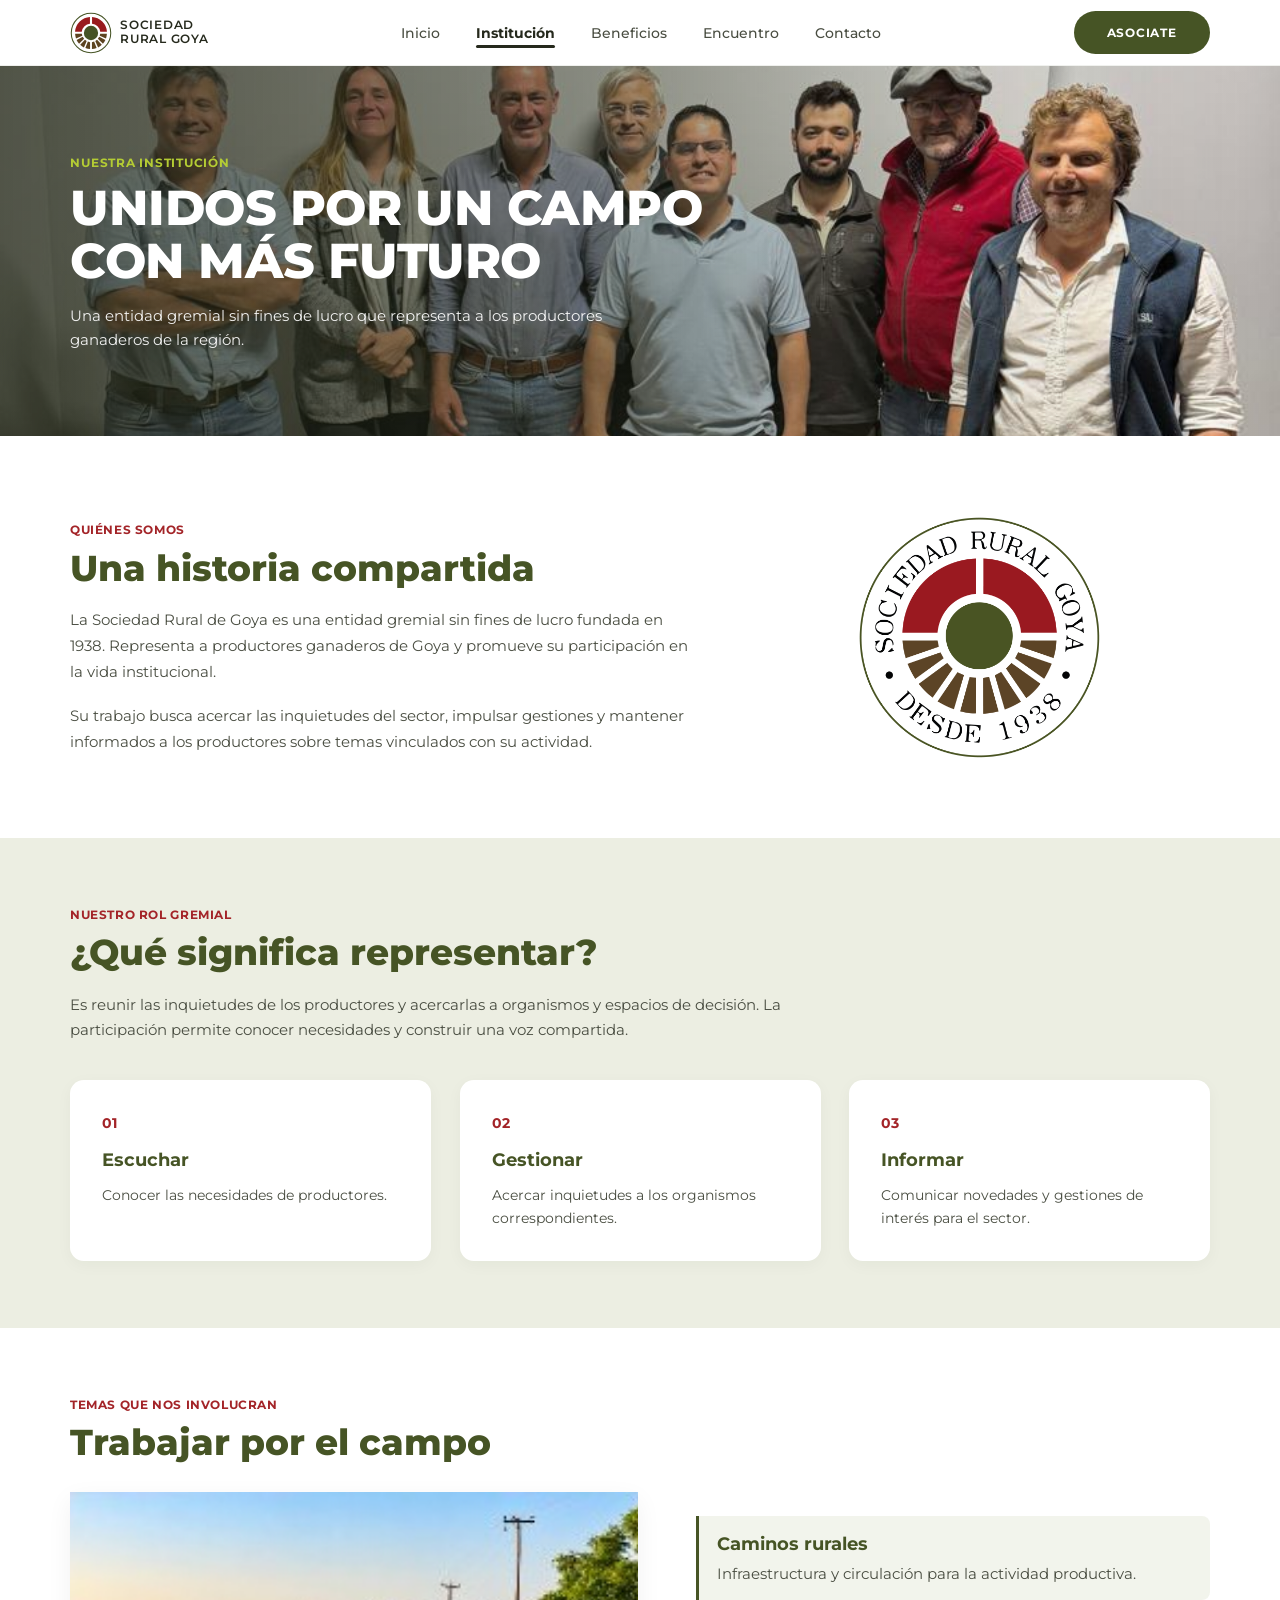
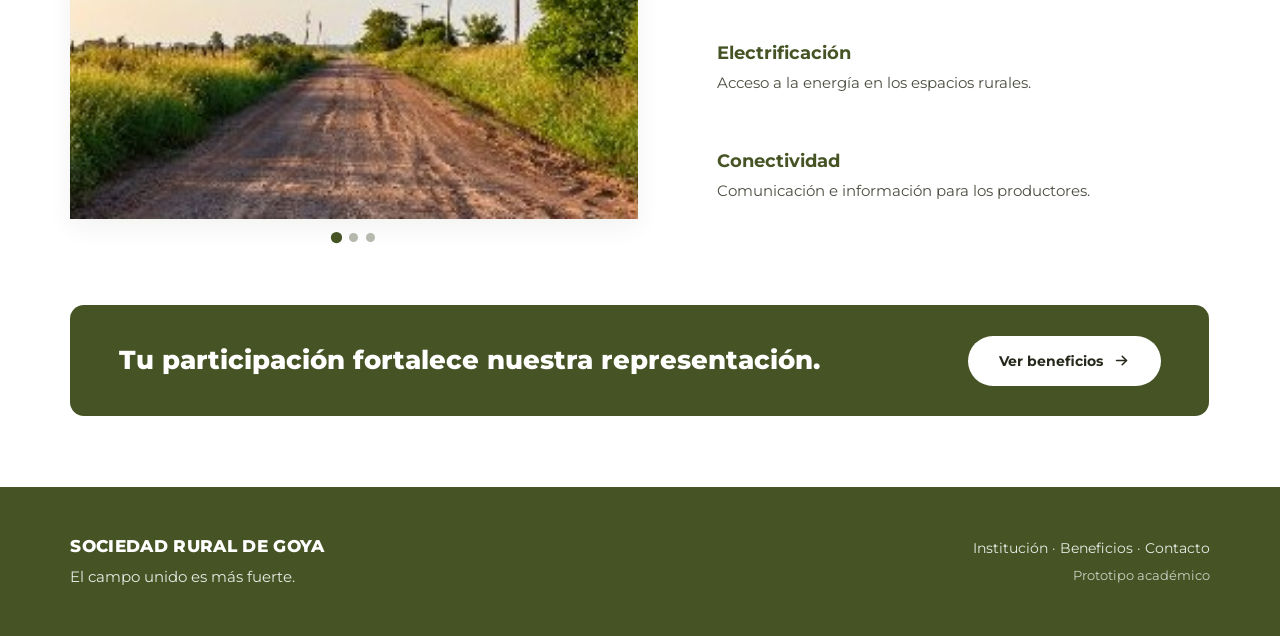
<file: institucion.html>
<!DOCTYPE html>
<html lang="es">
<head>
  <meta charset="UTF-8" />
  <meta name="viewport" content="width=device-width, initial-scale=1.0" />
  <title>Sociedad Rural de Goya — Institución</title>
  <meta name="description" content="Conocé la historia y el rol gremial de la Sociedad Rural de Goya, una entidad sin fines de lucro fundada en 1938 cerca del productor." />
  <link rel="stylesheet" href="assets/css/fonts.css" />
  <link rel="stylesheet" href="assets/css/styles.css" />
</head>
<body>

  <!-- HEADER / NAVBAR -->
  <header class="site-header">
    <div class="container navbar">
      <a href="index.html" class="brand-logo" aria-label="Sociedad Rural de Goya - Inicio">
        <!-- Institucional Emblem SVG -->
        <svg viewBox="0 0 100 100" role="img" aria-hidden="true">
          <circle cx="50" cy="50" r="47" fill="#ffffff" stroke="#465425" stroke-width="2.5" />
          <path d="M 12 47 A 38 38 0 0 1 47.5 12 L 47.5 28 A 22 22 0 0 0 28 47 Z" fill="#991b1e" />
          <path d="M 52.5 12 A 38 38 0 0 1 88 47 L 72 47 A 22 22 0 0 0 52.5 28 Z" fill="#991b1e" />
          <g fill="#5c4320">
            <path d="M 28.2 52 L 12.2 52 A 38 38 0 0 0 14.3 63.1 L 29.3 56.4 Z" />
            <path d="M 30.3 59.2 L 15.8 66.5 A 38 38 0 0 0 21.6 75.8 L 33.6 63.7 Z" />
            <path d="M 35.6 65.8 L 24.3 78.2 A 38 38 0 0 0 33.1 84.3 L 39.8 68.8 Z" />
            <path d="M 42.6 70.1 L 36.6 85.8 A 38 38 0 0 0 47.8 88.0 L 47.8 71.8 Z" />
            <path d="M 52.2 71.8 L 52.2 88.0 A 38 38 0 0 0 63.4 85.8 L 57.4 70.1 Z" />
            <path d="M 60.2 68.8 L 66.9 84.3 A 38 38 0 0 0 75.7 78.2 L 64.4 65.8 Z" />
            <path d="M 66.4 63.7 L 78.4 75.8 A 38 38 0 0 0 84.2 66.5 L 69.7 59.2 Z" />
            <path d="M 70.7 56.4 L 85.7 63.1 A 38 38 0 0 0 87.8 52 L 71.8 52 Z" />
          </g>
          <circle cx="50" cy="50" r="17" fill="#465425" />
        </svg>
        <span class="brand-text">
          <span>Sociedad</span>
          <span>Rural Goya</span>
        </span>
      </a>

      <button class="mobile-menu-toggle" aria-label="Abrir menú" aria-expanded="false">
        <svg width="26" height="26" viewBox="0 0 24 24" fill="none" stroke="currentColor" stroke-width="2.2" stroke-linecap="round">
          <line x1="3" y1="6" x2="21" y2="6" />
          <line x1="3" y1="12" x2="21" y2="12" />
          <line x1="3" y1="18" x2="21" y2="18" />
        </svg>
      </button>

      <ul class="nav-links">
        <li><a href="index.html">Inicio</a></li>
        <li><a href="institucion.html" class="active">Institución</a></li>
        <li><a href="beneficios.html">Beneficios</a></li>
        <li><a href="encuentro.html">Encuentro</a></li>
        <li><a href="#contacto">Contacto</a></li>
        <li class="nav-item-cta-mobile">
          <a href="asociate.html" class="btn btn-olive btn-nav-cta-mobile">Asociate</a>
        </li>
      </ul>

      <a href="asociate.html" class="btn btn-olive btn-nav-cta">Asociate</a>
    </div>
  </header>

  <!-- MAIN CONTENT -->
  <main>
    <!-- HERO INSTITUCIÓN -->
    <section class="hero-institucion">
      <div class="container">
        <div class="hero-institucion-content">
          <span class="hero-kicker-lime">Nuestra Institución</span>
          <h1 class="hero-title">
            Unidos por<br class="mobile-title-break" />
            un campo<br />
            con más futuro
          </h1>
          <p class="hero-desc">
            Una entidad gremial sin fines de lucro que representa a los productores ganaderos de la región.
          </p>
        </div>
      </div>
    </section>

    <!-- QUIÉNES SOMOS / UNA HISTORIA COMPARTIDA -->
    <section class="section-history" id="quienes-somos">
      <div class="container">
        <div class="history-grid">
          <div class="history-text">
            <span class="section-eyebrow" data-reveal="up">Quiénes somos</span>
            <h2 class="section-heading" data-reveal="up">Una historia compartida</h2>
            <p data-reveal="up" data-reveal-delay="100">
              La Sociedad Rural de Goya es una entidad gremial sin fines de lucro fundada en 1938.
              Representa a productores ganaderos de Goya y promueve su participación en la vida institucional.
            </p>
            <p data-reveal="up" data-reveal-delay="200">
              Su trabajo busca acercar las inquietudes del sector, impulsar gestiones y mantener informados
              a los productores sobre temas vinculados con su actividad.
            </p>
          </div>

          <div class="history-seal" data-reveal="up-large" data-reveal-delay="200">
            <img src="assets/img/logo-srg.png" alt="Logo Sociedad Rural de Goya" />
          </div>
        </div>
      </div>
    </section>

    <!-- NUESTRO ROL GREMIAL / ¿QUÉ SIGNIFICA REPRESENTAR? -->
    <section class="section-role" id="rol-gremial">
      <div class="container">
        <div class="role-intro">
          <span class="section-eyebrow" data-reveal="up">Nuestro rol gremial</span>
          <h2 class="section-heading" data-reveal="up">¿Qué significa representar?</h2>
          <p data-reveal="up" data-reveal-delay="100">
            Es reunir las inquietudes de los productores y acercarlas a organismos y espacios de decisión.
            La participación permite conocer necesidades y construir una voz compartida.
          </p>
        </div>

        <div class="role-cards-grid" data-stagger="100">
          <article class="role-card" data-reveal="up">
            <span class="role-number">01</span>
            <h3 class="role-card-title">Escuchar</h3>
            <p class="role-card-text">
              Conocer las necesidades de productores.
            </p>
          </article>

          <article class="role-card" data-reveal="up">
            <span class="role-number">02</span>
            <h3 class="role-card-title">Gestionar</h3>
            <p class="role-card-text">
              Acercar inquietudes a los organismos correspondientes.
            </p>
          </article>

          <article class="role-card" data-reveal="up">
            <span class="role-number">03</span>
            <h3 class="role-card-title">Informar</h3>
            <p class="role-card-text">
              Comunicar novedades y gestiones de interés para el sector.
            </p>
          </article>
        </div>
      </div>
    </section>

    <!-- TEMAS QUE NOS INVOLUCRAN / TRABAJAR POR EL CAMPO -->
    <section class="section-topics" id="temas">
      <div class="container">
        <div class="topics-header">
          <span class="section-eyebrow" data-reveal="up">Temas que nos involucran</span>
          <h2 class="section-heading" data-reveal="up" data-reveal-delay="100">Trabajar por el campo</h2>
        </div>

        <div class="topics-grid">
          <div class="topics-media" data-reveal="up-large" data-reveal-delay="200">
            <div class="topics-image-frame">
              <img src="assets/img/caminos-rurales.jpg" alt="Caminos rurales e infraestructura en Goya" id="topicsImage" />
            </div>
            <div class="carousel-dots" role="tablist" aria-label="Temas de trabajo">
              <button class="carousel-dot active" data-index="0" data-img="assets/img/caminos-rurales.jpg" data-alt="Caminos rurales e infraestructura en Goya" aria-label="Caminos rurales"></button>
              <button class="carousel-dot" data-index="1" data-img="assets/img/tema-electrificacion.jpg" data-alt="Electrificación en zonas rurales" aria-label="Electrificación"></button>
              <button class="carousel-dot" data-index="2" data-img="assets/img/tema-conectividad.jpg" data-alt="Conectividad y comunicación para productores" aria-label="Conectividad"></button>
            </div>
          </div>

          <div class="topics-list" data-stagger="100" data-stagger-start="300">
            <div class="topic-item active" data-index="0" data-img="assets/img/caminos-rurales.jpg" data-alt="Caminos rurales e infraestructura en Goya" data-reveal="up">
              <h3 class="topic-title">Caminos rurales</h3>
              <p class="topic-desc">Infraestructura y circulación para la actividad productiva.</p>
            </div>

            <div class="topic-item" data-index="1" data-img="assets/img/tema-electrificacion.jpg" data-alt="Electrificación en zonas rurales" data-reveal="up">
              <h3 class="topic-title">Electrificación</h3>
              <p class="topic-desc">Acceso a la energía en los espacios rurales.</p>
            </div>

            <div class="topic-item" data-index="2" data-img="assets/img/tema-conectividad.jpg" data-alt="Conectividad y comunicación para productores" data-reveal="up">
              <h3 class="topic-title">Conectividad</h3>
              <p class="topic-desc">Comunicación e información para los productores.</p>
            </div>
          </div>
        </div>
      </div>
    </section>

    <!-- BANNER PARTICIPACIÓN -->
    <section class="section-cta-banner">
      <div class="container">
        <div class="cta-banner-box cta-banner-box--compact" data-reveal="up">
          <h2 class="cta-banner-title">Tu participación fortalece nuestra representación.</h2>
          <a href="beneficios.html" class="btn btn-white">
            Ver beneficios
            <svg width="17" height="17" viewBox="0 0 24 24" fill="none" stroke="currentColor" stroke-width="2.2" stroke-linecap="round" stroke-linejoin="round">
              <line x1="5" y1="12" x2="19" y2="12" />
              <polyline points="13 6 19 12 13 18" />
            </svg>
          </a>
        </div>
      </div>
    </section>
  </main>

  <!-- FOOTER -->
  <footer class="site-footer" id="contacto">
    <div class="container footer-inner">
      <div class="footer-left">
        <p class="footer-brand-title">Sociedad Rural de Goya</p>
        <p class="footer-brand-tagline">El campo unido es más fuerte.</p>
      </div>
      <div class="footer-right">
        <p class="footer-links">
          <a href="institucion.html">Institución</a> ·
          <a href="beneficios.html">Beneficios</a> ·
          <a href="#contacto">Contacto</a>
        </p>
        <p class="footer-meta">Prototipo académico</p>
      </div>
    </div>
  </footer>

  <script src="assets/js/main.js"></script>
</body>
</html>
</file>
<file: assets/css/fonts.css>
﻿@font-face {
  font-family: 'Montserrat';
  font-style: normal;
  font-weight: 400 800;
  font-display: block;
  src: url('[data-uri]') format('woff2');
  unicode-range: U+0100-02BA, U+02BD-02C5, U+02C7-02CC, U+02CE-02D7, U+02DD-02FF, U+0304, U+0308, U+0329, U+1D00-1DBF, U+1E00-1E9F, U+1EF2-1EFF, U+2020, U+20A0-20AB, U+20AD-20C0, U+2113, U+2C60-2C7F, U+A720-A7FF;
}
@font-face {
  font-family: 'Montserrat';
  font-style: normal;
  font-weight: 400 800;
  font-display: block;
  src: url('[data-uri]') format('woff2');
  unicode-range: U+0000-00FF, U+0131, U+0152-0153, U+02BB-02BC, U+02C6, U+02DA, U+02DC, U+0304, U+0308, U+0329, U+2000-206F, U+20AC, U+2122, U+2191, U+2193, U+2212, U+2215, U+FEFF, U+FFFD;
}
@font-face {
  font-family: 'Libre Baskerville';
  font-style: normal;
  font-weight: 400 700;
  font-display: block;
  src: url('[data-uri]') format('woff2');
  unicode-range: U+0000-00FF, U+0131, U+0152-0153, U+02BB-02BC, U+02C6, U+02DA, U+02DC, U+0304, U+0308, U+0329, U+2000-206F, U+20AC, U+2122, U+2191, U+2193, U+2212, U+2215, U+FEFF, U+FFFD;
}
</file>
<file: assets/css/styles.css>
:root {
  --header-height: clamp(65px, 4.8vw, 78px);
  --olive-dark: #465425;
  --olive-darker: #36421b;
  --lime-accent: #98b222;
  --lime-bright: #b4cc34;
  --crimson: #a32428;
  --crimson-light: #d13b3f;
  --brown-earth: #5e4421;
  --sage-bg: #eceee2;
  --sage-light: #eef0ea;
  --text-dark: #25291c;
  --text-body: #4a4e42;
  --text-muted: #686c5e;
  --white: #ffffff;
  --container-width: 100%;
  --side-pad: clamp(24px, 5.5vw, 110px);
  --radius-sm: 8px;
  --radius-md: 14px;
  --radius-lg: 18px;
  --radius-pill: 9999px;
  --shadow-soft: 0 8px 24px rgba(37, 41, 28, 0.06);
  --transition: 0.22s cubic-bezier(0.4, 0, 0.2, 1);
}

*,
*::before,
*::after {
  box-sizing: border-box;
  margin: 0;
  padding: 0;
}

html {
  scroll-behavior: smooth;
  font-synthesis: none;
  width: 100%;
  max-width: 100%;
  overflow-x: hidden;
}

body {
  font-family: 'Montserrat', -apple-system, BlinkMacSystemFont, 'Segoe UI', Roboto, sans-serif;
  color: var(--text-body);
  background-color: var(--white);
  line-height: 1.6;
  -webkit-font-smoothing: antialiased;
  -moz-osx-font-smoothing: grayscale;
  overflow-x: hidden;
}

img,
svg {
  display: block;
  max-width: 100%;
}

a {
  color: inherit;
  text-decoration: none;
  transition: var(--transition);
}

main {
  padding-top: var(--header-height);
  transition: opacity 0.18s cubic-bezier(0.4, 0, 0.2, 1), transform 0.24s cubic-bezier(0.22, 1, 0.36, 1);
  will-change: opacity, transform;
}

main.page-fade-out {
  opacity: 0;
  transform: translateY(8px);
}

@keyframes viewFadeIn {
  from {
    opacity: 0;
    transform: translateY(10px);
  }
  to {
    opacity: 1;
    transform: translateY(0);
  }
}

.confirm-view:not([hidden]),
.form-view:not([hidden]) {
  animation: viewFadeIn 0.32s cubic-bezier(0.22, 1, 0.36, 1) both;
}

.container {
  width: 100%;
  max-width: var(--container-width);
  margin: 0 auto;
  padding: 0 var(--side-pad);
}

/* =========================================
   HEADER / NAVBAR
   ========================================= */
.site-header {
  position: fixed;
  top: 0;
  left: 0;
  right: 0;
  width: 100%;
  z-index: 1000;
  background-color: rgba(255, 255, 255, 0.98);
  backdrop-filter: blur(8px);
  -webkit-backdrop-filter: blur(8px);
  border-bottom: 1px solid rgba(70, 84, 37, 0.08);
  overflow: visible;
}

.navbar {
  display: flex;
  align-items: center;
  justify-content: space-between;
  height: var(--header-height);
  gap: 24px;
}

.brand-logo {
  display: inline-flex;
  align-items: center;
  gap: 8px;
}

.brand-logo svg {
  width: clamp(42px, 3.2vw, 52px);
  height: clamp(42px, 3.2vw, 52px);
  flex-shrink: 0;
}

.brand-text {
  display: flex;
  flex-direction: column;
  font-size: clamp(0.72rem, 0.8vw, 0.86rem);
  font-weight: 600;
  letter-spacing: 0.06em;
  line-height: 1.2;
  color: var(--text-dark);
  text-transform: uppercase;
}

.nav-links {
  display: flex;
  align-items: center;
  gap: clamp(24px, 2.8vw, 48px);
  list-style: none;
}

.nav-links a {
  position: relative;
  font-size: clamp(0.9rem, 1vw, 1.04rem);
  font-weight: 500;
  color: var(--text-body);
  padding: 6px 0;
}

.nav-links a:hover {
  color: var(--olive-dark);
}

.nav-links a.active {
  font-weight: 700;
  color: var(--text-dark);
}

.nav-links a.active::after {
  content: '';
  position: absolute;
  left: 0;
  right: 0;
  bottom: 0;
  height: 2.5px;
  background-color: var(--text-dark);
  border-radius: 2px;
}

.btn {
  display: inline-flex;
  align-items: center;
  justify-content: center;
  gap: 10px;
  font-family: inherit;
  font-weight: 700;
  font-size: clamp(0.86rem, 0.92vw, 0.98rem);
  border-radius: var(--radius-pill);
  padding: 13px 30px;
  border: 1.5px solid transparent;
  cursor: pointer;
  transition: var(--transition);
  white-space: nowrap;
}

.btn-olive {
  background-color: var(--olive-dark);
  color: var(--white);
}

.btn-olive:hover {
  background-color: var(--olive-darker);
  transform: translateY(-1px);
}

.btn-outline {
  background-color: var(--white);
  color: var(--text-dark);
  border-color: #c2c5ba;
}

.btn-outline:hover {
  border-color: var(--olive-dark);
  color: var(--olive-dark);
  transform: translateY(-1px);
}

.btn-nav-cta {
  padding: 11px 32px;
  font-size: clamp(0.76rem, 0.82vw, 0.88rem);
  letter-spacing: 0.06em;
  text-transform: uppercase;
}

.btn-white {
  background-color: var(--white);
  color: var(--text-dark);
}

.btn-white:hover {
  background-color: var(--sage-bg);
  transform: translateY(-1px);
}

.btn-crimson {
  background-color: #8f2125;
  color: var(--white);
}

.btn-crimson:hover {
  background-color: #74191c;
  transform: translateY(-1px);
}

.btn-white-bordered {
  background-color: var(--white);
  color: var(--text-dark);
  border-color: var(--olive-dark);
}

.btn-white-bordered:hover {
  background-color: var(--olive-dark);
  color: var(--white);
}

.mobile-menu-toggle {
  display: none;
  background: none;
  border: none;
  cursor: pointer;
  padding: 8px;
  color: var(--text-dark);
}

.nav-item-cta-mobile {
  display: none;
}

/* =========================================
   HERO — INICIO
   ========================================= */
.hero-home {
  position: relative;
  min-height: clamp(500px, 46vw, 760px);
  display: flex;
  align-items: center;
  background-color: #1f2311;
  background-image:
    linear-gradient(
      90deg,
      rgba(26, 30, 14, 0.96) 0%,
      rgba(31, 35, 17, 0.88) 36%,
      rgba(31, 35, 17, 0.35) 58%,
      rgba(31, 35, 17, 0) 80%
    ),
    url('../img/a15-extended.jpeg');
  background-size: cover;
  background-position: right center;
  background-repeat: no-repeat;
  color: var(--white);
  padding: clamp(64px, 6vw, 110px) 0;
}

.hero-home-content {
  max-width: clamp(460px, 46vw, 760px);
}

.hero-eyebrow {
  display: inline-flex;
  align-items: center;
  gap: 8px;
  font-size: clamp(0.62rem, 0.72vw, 0.78rem);
  font-weight: 700;
  letter-spacing: 0.04em;
  text-transform: uppercase;
  color: var(--crimson-light);
  margin-bottom: 14px;
}

.hero-eyebrow::before {
  content: '';
  display: inline-block;
  width: 16px;
  height: 2px;
  background-color: var(--crimson-light);
}

.hero-title {
  font-size: clamp(2.6rem, 4.8vw, 4.6rem);
  font-weight: 800;
  line-height: 1.04;
  letter-spacing: -0.01em;
  text-transform: uppercase;
  color: var(--white);
  margin-bottom: 22px;
}

.hero-title .text-lime {
  color: var(--lime-bright);
}

.hero-subtitle {
  font-size: clamp(1.1rem, 1.45vw, 1.55rem);
  font-weight: 700;
  text-transform: uppercase;
  letter-spacing: 0.02em;
  color: var(--lime-accent);
  margin-bottom: 14px;
}

.hero-desc {
  font-size: clamp(0.94rem, 1.08vw, 1.16rem);
  font-weight: 400;
  line-height: 1.6;
  color: rgba(255, 255, 255, 0.92);
  margin-bottom: 32px;
}

/* Inicio: the block is as wide as the title, and the description wraps inside that width (never wider than the title) */
.hero-home .hero-home-content {
  width: fit-content;
  max-width: 100%;
}

.hero-home .hero-desc {
  width: 0;
  min-width: 100%;
  font-size: clamp(0.84rem, 0.94vw, 1rem);
}

.hero-action {
  display: inline-flex;
  align-items: center;
  gap: 16px;
  color: var(--white);
  font-weight: 700;
  font-size: clamp(0.92rem, 1.02vw, 1.1rem);
}

.hero-play-btn {
  width: clamp(48px, 3.6vw, 58px);
  height: clamp(48px, 3.6vw, 58px);
  border-radius: 50%;
  background-color: var(--lime-accent);
  display: inline-flex;
  align-items: center;
  justify-content: center;
  color: var(--white);
  transition: var(--transition);
  box-shadow: 0 6px 18px rgba(152, 178, 34, 0.35);
}

.hero-action:hover .hero-play-btn {
  transform: scale(1.07);
  background-color: var(--lime-bright);
}

.hero-action-label {
  display: inline-flex;
  align-items: center;
  gap: 8px;
}

.hero-action:hover .hero-action-label {
  transform: translateX(3px);
}

/* =========================================
   SECTION: 3 PILLARS (INICIO & AFILIACIÓN)
   ========================================= */
.section-pillars {
  padding: clamp(56px, 5vw, 84px) 0 clamp(36px, 3.5vw, 56px);
}

.pillars-grid {
  display: grid;
  grid-template-columns: repeat(3, 1fr);
  gap: clamp(20px, 2.2vw, 36px);
}

.pillar-card {
  background-color: var(--sage-bg);
  border-radius: var(--radius-md);
  padding: clamp(26px, 2.5vw, 40px);
  transition: var(--transition);
}

.pillar-card--light {
  background-color: var(--sage-light);
}

.pillar-card:hover {
  transform: translateY(-3px);
  box-shadow: var(--shadow-soft);
}

.pillar-badge {
  width: clamp(38px, 2.8vw, 46px);
  height: clamp(38px, 2.8vw, 46px);
  border-radius: 50%;
  background-color: var(--olive-dark);
  color: var(--white);
  display: inline-flex;
  align-items: center;
  justify-content: center;
  font-weight: 700;
  font-size: clamp(0.95rem, 1.05vw, 1.12rem);
  margin-bottom: 18px;
}

.pillar-title {
  font-size: clamp(1.15rem, 1.35vw, 1.45rem);
  font-weight: 700;
  color: var(--olive-dark);
  margin-bottom: 10px;
}

.pillar-text {
  font-size: clamp(0.92rem, 1.02vw, 1.08rem);
  color: var(--text-body);
  line-height: 1.58;
}

/* =========================================
   SECTION: TU VOZ TAMBIÉN CUENTA (INICIO)
   ========================================= */
.section-voice {
  padding: clamp(48px, 4.5vw, 76px) 0 clamp(56px, 5vw, 84px);
}

.voice-grid {
  display: grid;
  grid-template-columns: 1fr 1.05fr;
  gap: clamp(36px, 4.8vw, 84px);
  align-items: center;
}

.section-heading {
  font-size: clamp(1.9rem, 2.8vw, 2.85rem);
  font-weight: 800;
  color: var(--olive-dark);
  line-height: 1.16;
  margin-bottom: 18px;
}

.section-heading--dark {
  color: var(--text-dark);
}

.voice-text {
  font-size: clamp(1rem, 1.15vw, 1.24rem);
  color: var(--text-body);
  line-height: 1.65;
  margin-bottom: 30px;
}

.voice-media {
  display: flex;
  flex-direction: column;
  align-items: center;
  width: 100%;
}

.voice-image-wrap {
  width: 100%;
  overflow: hidden;
  box-shadow: var(--shadow-soft);
  border-radius: var(--radius-md);
  aspect-ratio: 16 / 10;
}

.voice-image-wrap img {
  width: 100%;
  height: 100%;
  object-fit: cover;
  opacity: 1;
  transform: scale(1);
  transition: opacity 0.45s cubic-bezier(0.4, 0, 0.2, 1), transform 0.55s cubic-bezier(0.22, 1, 0.36, 1);
}

.voice-image-wrap img.img-switching {
  opacity: 0;
  transform: scale(1.02);
}

/* =========================================
   SECTION: CTA BANNER (INICIO & INSTITUCIÓN)
   ========================================= */
.section-cta-banner {
  padding: 16px 0 clamp(64px, 5.5vw, 96px);
}

.cta-banner-box {
  background-color: var(--olive-dark);
  border-radius: var(--radius-md);
  padding: clamp(36px, 3.6vw, 56px) clamp(36px, 4.2vw, 68px);
  color: var(--white);
  display: flex;
  align-items: flex-end;
  justify-content: space-between;
  gap: 32px;
}

.cta-banner-box--compact {
  align-items: center;
  padding: clamp(24px, 2.4vw, 38px) clamp(32px, 3.8vw, 58px);
}

.cta-banner-title {
  font-size: clamp(1.6rem, 2.4vw, 2.45rem);
  font-weight: 800;
  margin-bottom: 8px;
  line-height: 1.2;
}

.cta-banner-box--compact .cta-banner-title {
  font-size: clamp(1.3rem, 2vw, 1.95rem);
  margin-bottom: 0;
}

.cta-banner-sub {
  font-size: clamp(0.98rem, 1.1vw, 1.18rem);
  color: rgba(255, 255, 255, 0.9);
}

/* =========================================
   HERO — INSTITUCIÓN, BENEFICIOS & ENCUENTRO
   ========================================= */
.hero-institucion,
.hero-beneficios,
.hero-encuentro {
  position: relative;
  min-height: clamp(320px, 29vw, 480px);
  display: flex;
  align-items: center;
  background-color: #2f3621;
  background-size: cover;
  background-position: center top;
  color: var(--white);
  padding: clamp(56px, 5vw, 88px) 0;
}

.hero-institucion {
  background-image:
    linear-gradient(
      90deg,
      rgba(34, 40, 24, 0.72) 0%,
      rgba(34, 40, 24, 0.45) 48%,
      rgba(34, 40, 24, 0.08) 80%,
      rgba(34, 40, 24, 0) 100%
    ),
    url('../img/a14.jpg');
  background-position: center 45%;
}

.hero-beneficios {
  background-image:
    linear-gradient(
      90deg,
      rgba(28, 33, 19, 0.82) 0%,
      rgba(28, 33, 19, 0.56) 46%,
      rgba(28, 33, 19, 0.14) 82%,
      rgba(28, 33, 19, 0.02) 100%
    ),
    url('../img/a9.jpeg');
  background-position: center center;
}

.hero-encuentro {
  min-height: clamp(400px, 36vw, 600px);
  background-image:
    linear-gradient(
      90deg,
      rgba(28, 34, 18, 0.8) 0%,
      rgba(28, 34, 18, 0.48) 46%,
      rgba(28, 34, 18, 0.08) 78%,
      rgba(28, 34, 18, 0) 100%
    ),
    url('../img/a10.jpeg');
  background-position: 80% center;
}

.hero-institucion-content {
  max-width: clamp(580px, 58vw, 920px);
}

.hero-kicker-lime {
  display: inline-block;
  font-size: clamp(0.78rem, 0.9vw, 0.96rem);
  font-weight: 700;
  text-transform: uppercase;
  letter-spacing: 0.06em;
  color: var(--lime-bright);
  margin-bottom: 10px;
}

.hero-institucion .hero-title,
.hero-beneficios .hero-title {
  font-size: clamp(2.1rem, 3.8vw, 3.6rem);
  line-height: 1.08;
  margin-bottom: 16px;
}

.hero-encuentro .hero-title {
  font-size: clamp(2.4rem, 4.5vw, 4.2rem);
  line-height: 1.04;
  margin-bottom: 18px;
}

.mobile-title-break {
  display: none;
}

.mobile-encuentro-title {
  display: none;
}

.hero-lead-white {
  font-size: clamp(1.25rem, 1.6vw, 1.75rem);
  font-weight: 700;
  color: var(--white);
  margin-bottom: 10px;
}

.hero-institucion .hero-desc,
.hero-beneficios .hero-desc,
.hero-encuentro .hero-desc {
  max-width: clamp(460px, 44vw, 700px);
  margin-bottom: 0;
  font-size: clamp(0.96rem, 1.1vw, 1.2rem);
}

/* =========================================
   SECTION: QUIÉNES SOMOS / HISTORIA / NUESTRO LABOR
   ========================================= */
.section-eyebrow {
  display: block;
  font-size: clamp(0.76rem, 0.85vw, 0.92rem);
  font-weight: 700;
  text-transform: uppercase;
  letter-spacing: 0.05em;
  color: var(--crimson);
  margin-bottom: 8px;
}

.section-history {
  padding: clamp(56px, 5.2vw, 92px) 0;
}

.history-grid {
  display: grid;
  grid-template-columns: 1.15fr 0.85fr;
  gap: clamp(36px, 4.5vw, 80px);
  align-items: center;
}

.history-text p {
  font-size: clamp(0.96rem, 1.08vw, 1.18rem);
  color: var(--text-body);
  line-height: 1.68;
  margin-bottom: 18px;
}

.history-text p:last-child {
  margin-bottom: 0;
}

.history-seal {
  display: flex;
  justify-content: center;
  align-items: center;
}

.history-seal svg,
.history-seal img {
  width: clamp(240px, 21vw, 340px);
  height: clamp(240px, 21vw, 340px);
  object-fit: contain;
}

/* Horizontal Lockup Emblem on Beneficios */
.horizontal-emblem {
  display: inline-flex;
  align-items: center;
  gap: clamp(18px, 1.8vw, 28px);
}

.horizontal-emblem svg {
  width: clamp(115px, 10.5vw, 165px);
  height: clamp(115px, 10.5vw, 165px);
  flex-shrink: 0;
}

.horizontal-emblem-text {
  font-family: 'Libre Baskerville', Georgia, 'Times New Roman', serif;
  font-size: clamp(1.5rem, 2.3vw, 2.4rem);
  line-height: 1.22;
  letter-spacing: 0.04em;
  color: var(--text-dark);
  text-transform: uppercase;
}

/* =========================================
   SECTION: NUESTRO ROL GREMIAL
   ========================================= */
.section-role {
  background-color: var(--sage-bg);
  padding: clamp(56px, 5.2vw, 92px) 0;
}

.role-intro {
  max-width: clamp(620px, 62vw, 980px);
  margin-bottom: 38px;
}

.role-intro p {
  font-size: clamp(0.96rem, 1.08vw, 1.18rem);
  color: var(--text-body);
  line-height: 1.65;
}

.role-cards-grid {
  display: grid;
  grid-template-columns: repeat(3, 1fr);
  gap: clamp(20px, 2.2vw, 36px);
}

.role-card {
  background-color: var(--white);
  border-radius: var(--radius-md);
  padding: clamp(26px, 2.5vw, 40px);
  box-shadow: 0 4px 16px rgba(37, 41, 28, 0.04);
  transition: var(--transition);
}

.role-card:hover {
  transform: translateY(-3px);
  box-shadow: var(--shadow-soft);
}

.role-number {
  display: block;
  font-size: clamp(0.88rem, 0.98vw, 1.05rem);
  font-weight: 700;
  color: var(--crimson);
  margin-bottom: 10px;
}

.role-card-title {
  font-size: clamp(1.15rem, 1.35vw, 1.45rem);
  font-weight: 700;
  color: var(--olive-dark);
  margin-bottom: 10px;
}

.role-card-text {
  font-size: clamp(0.9rem, 1vw, 1.08rem);
  color: var(--text-body);
  line-height: 1.58;
}

/* =========================================
   SECTION: ACCIONES PARA LOS PRODUCTORES (BENEFICIOS)
   ========================================= */
.section-actions-list {
  background-color: var(--sage-bg);
  padding: clamp(56px, 5vw, 88px) 0;
}

.actions-table {
  margin-top: 28px;
  border-top: 1px solid rgba(70, 84, 37, 0.14);
}

.action-row {
  display: grid;
  grid-template-columns: 60px minmax(240px, 28%) 1fr;
  gap: 24px;
  align-items: baseline;
  padding: clamp(22px, 2vw, 32px) 0;
  border-bottom: 1px solid rgba(70, 84, 37, 0.14);
}

.action-num {
  font-size: clamp(0.88rem, 0.98vw, 1.05rem);
  font-weight: 700;
  color: var(--crimson);
}

.action-name {
  font-size: clamp(1.08rem, 1.25vw, 1.35rem);
  font-weight: 700;
  color: var(--olive-dark);
}

.action-desc {
  font-size: clamp(0.94rem, 1.05vw, 1.12rem);
  color: var(--text-body);
  line-height: 1.58;
}

/* =========================================
   SECTION: BENEFICIOS PARA SEGUIR CRECIENDO (2x2)
   ========================================= */
.section-benefits-grid {
  padding: clamp(56px, 5.2vw, 92px) 0 40px;
}

.benefits-intro {
  max-width: clamp(620px, 62vw, 980px);
  margin-bottom: 36px;
}

.benefits-intro p {
  font-size: clamp(0.96rem, 1.08vw, 1.16rem);
  color: var(--text-body);
  margin-bottom: 10px;
}

.benefits-note {
  font-size: clamp(0.86rem, 0.95vw, 1.02rem) !important;
  font-weight: 600;
  color: var(--text-dark) !important;
}

.benefits-cards-2x2 {
  display: grid;
  grid-template-columns: repeat(2, 1fr);
  gap: clamp(20px, 2.2vw, 36px);
}

.benefit-media-card {
  background-color: var(--sage-bg);
  border-radius: var(--radius-md);
  padding: clamp(22px, 2.2vw, 34px);
  display: grid;
  grid-template-columns: 1.15fr 0.85fr;
  gap: 24px;
  align-items: center;
  transition: var(--transition);
}

.benefit-media-card:hover {
  transform: translateY(-3px);
  box-shadow: var(--shadow-soft);
}

.benefit-media-title {
  font-size: clamp(1.12rem, 1.3vw, 1.4rem);
  font-weight: 700;
  color: var(--olive-dark);
  margin-bottom: 10px;
}

.benefit-media-desc {
  font-size: clamp(0.9rem, 1vw, 1.08rem);
  color: var(--text-body);
  line-height: 1.58;
}

.benefit-media-img {
  border-radius: var(--radius-sm);
  overflow: hidden;
  aspect-ratio: 74 / 62;
}

.benefit-media-img img {
  width: 100%;
  height: 100%;
  object-fit: cover;
}

/* =========================================
   SECTION: ¿CÓMO SOLICITAR LA AFILIACIÓN?
   ========================================= */
.section-affiliation {
  padding: 36px 0 clamp(64px, 5.5vw, 96px);
}

.affiliation-actions {
  display: flex;
  align-items: center;
  gap: 16px;
  margin-top: 28px;
  flex-wrap: wrap;
}

/* =========================================
   SECTION: ENCUENTRO — 3 COLUMNS & EVENT BAR
   ========================================= */
.section-encuentro-highlights {
  padding: clamp(52px, 4.8vw, 84px) 0 36px;
}

.encuentro-cols {
  display: grid;
  grid-template-columns: repeat(3, 1fr);
  gap: clamp(28px, 3.2vw, 56px);
}

.encuentro-col-title {
  font-size: clamp(1.15rem, 1.35vw, 1.45rem);
  font-weight: 700;
  color: var(--olive-dark);
  margin-bottom: 10px;
}

.encuentro-col-text {
  font-size: clamp(0.9rem, 1vw, 1.08rem);
  color: var(--text-body);
  line-height: 1.58;
}

.section-event-strip {
  padding: 18px 0 clamp(48px, 4.5vw, 76px);
}

.event-strip-box {
  background-color: var(--sage-bg);
  border-radius: var(--radius-md);
  padding: clamp(26px, 2.6vw, 42px) clamp(32px, 3.8vw, 60px);
  display: grid;
  grid-template-columns: repeat(3, 1fr);
  gap: 24px;
  align-items: center;
}

.event-strip-item {
  display: flex;
  align-items: center;
  gap: 18px;
}

.event-strip-icon {
  color: var(--olive-dark);
  flex-shrink: 0;
  display: inline-flex;
  align-items: center;
  justify-content: center;
}

.event-strip-text {
  font-size: clamp(0.98rem, 1.12vw, 1.22rem);
  font-weight: 700;
  color: var(--olive-dark);
  line-height: 1.3;
}

/* =========================================
   SECTION: AGENDA (ENCUENTRO)
   ========================================= */
.section-agenda {
  padding: 20px 0 clamp(48px, 4.5vw, 76px);
}

.agenda-header {
  margin-bottom: 36px;
}

.agenda-grid {
  display: grid;
  grid-template-columns: 1.05fr 0.95fr;
  gap: clamp(36px, 4.5vw, 80px);
  align-items: center;
}

.agenda-list {
  display: flex;
  flex-direction: column;
  gap: 28px;
}

.agenda-item {
  display: flex;
  align-items: flex-start;
  gap: 20px;
  padding: 10px 14px;
  border-radius: var(--radius-md);
  transition: background-color 0.35s ease, transform 0.35s ease;
}

.agenda-item.active {
  background-color: rgba(236, 238, 226, 0.65);
}

.agenda-icon-circle {
  width: clamp(58px, 4.5vw, 72px);
  height: clamp(58px, 4.5vw, 72px);
  border-radius: 50%;
  background-color: var(--sage-bg);
  color: var(--olive-dark);
  display: inline-flex;
  align-items: center;
  justify-content: center;
  flex-shrink: 0;
}

.agenda-item-title {
  font-size: clamp(1.08rem, 1.25vw, 1.35rem);
  font-weight: 700;
  color: var(--text-dark);
  margin-bottom: 6px;
}

.agenda-item-desc {
  font-size: clamp(0.9rem, 1.02vw, 1.1rem);
  color: var(--text-body);
  line-height: 1.58;
}

.agenda-photo-card {
  width: 100%;
  border-radius: var(--radius-md);
  overflow: hidden;
  box-shadow: var(--shadow-soft);
  aspect-ratio: 4 / 3.1;
}

/* =========================================
   SECTION: MAP BANNER (ENCUENTRO)
   ========================================= */
.section-map-banner {
  padding: 12px 0 clamp(64px, 5.5vw, 96px);
}

.map-banner-card {
  position: relative;
  border-radius: var(--radius-md);
  overflow: hidden;
  min-height: clamp(145px, 12vw, 210px);
  background-color: #74886c;
  background-image: url('../img/encuentro-mapa.jpg');
  background-size: cover;
  background-position: center;
  display: flex;
  align-items: center;
  padding: clamp(28px, 2.8vw, 46px) clamp(36px, 3.8vw, 60px);
  color: var(--white);
  box-shadow: var(--shadow-soft);
}

.map-banner-content {
  display: flex;
  align-items: center;
  gap: 20px;
  position: relative;
  z-index: 2;
}

.map-pin-large {
  color: var(--white);
  flex-shrink: 0;
}

.map-banner-title {
  font-size: clamp(1.25rem, 1.5vw, 1.65rem);
  font-weight: 800;
  color: var(--white);
  margin-bottom: 4px;
}

.map-banner-sub {
  font-size: clamp(0.94rem, 1.05vw, 1.14rem);
  color: rgba(255, 255, 255, 0.92);
}

.map-banner-card {
  cursor: pointer;
  text-decoration: none;
  transition: box-shadow 0.25s ease, filter 0.25s ease;
}

.map-banner-card:hover,
.map-banner-card:focus-visible {
  box-shadow: 0 14px 32px rgba(37, 41, 28, 0.16);
  filter: brightness(1.06);
}

.map-banner-card:focus-visible {
  outline: 3px solid var(--lime-bright);
  outline-offset: 3px;
}

/* =========================================
   PAGE: ASOCIATE (FORM & CONFIRMATION)
   ========================================= */
.hero-asociate {
  position: relative;
  min-height: clamp(280px, 25vw, 420px);
  display: flex;
  align-items: center;
  background-color: #2c3119;
  background-image:
    linear-gradient(
      90deg,
      rgba(32, 37, 17, 0.78) 0%,
      rgba(32, 37, 17, 0.42) 48%,
      rgba(32, 37, 17, 0.05) 85%,
      rgba(32, 37, 17, 0) 100%
    ),
    url('../img/hero-asociate.jpg');
  background-size: cover;
  background-position: 80% center;
  color: var(--white);
  padding: clamp(48px, 4.5vw, 80px) 0;
}

.hero-asociate .hero-title {
  font-size: clamp(2.2rem, 4vw, 3.8rem);
  line-height: 1.06;
  margin-bottom: 16px;
}

.hero-asociate .hero-desc {
  max-width: clamp(420px, 42vw, 660px);
  font-weight: 600;
  font-size: clamp(0.96rem, 1.1vw, 1.2rem);
  margin-bottom: 0;
}

.section-asociate-form {
  padding: clamp(48px, 4.5vw, 76px) 0 clamp(64px, 5.5vw, 96px);
}

.asociate-layout {
  display: grid;
  grid-template-columns: 1fr 23%;
  gap: clamp(28px, 3.2vw, 52px);
  align-items: stretch;
}

.asociate-form-card {
  background-color: #eff0e4;
  border-radius: var(--radius-lg);
  padding: clamp(32px, 3.4vw, 54px);
}

.asociate-form-title {
  font-size: clamp(1.5rem, 1.8vw, 2rem);
  font-weight: 800;
  color: var(--olive-dark);
  margin-bottom: 26px;
}

.form-grid-2col {
  display: grid;
  grid-template-columns: repeat(2, 1fr);
  gap: 22px clamp(24px, 2.8vw, 44px);
}

.form-group {
  display: flex;
  flex-direction: column;
  gap: 8px;
}

.form-label {
  font-size: clamp(0.82rem, 0.92vw, 0.98rem);
  font-weight: 500;
  color: var(--text-dark);
}

.form-input {
  width: 100%;
  height: clamp(44px, 3.4vw, 52px);
  padding: 8px 16px;
  font-family: inherit;
  font-size: 0.96rem;
  color: var(--text-dark);
  background-color: var(--white);
  border: 1px solid #cfd2c6;
  border-radius: 6px;
  outline: none;
  transition: var(--transition);
}

.form-input:focus {
  border-color: var(--olive-dark);
  box-shadow: 0 0 0 3px rgba(70, 84, 37, 0.14);
}

.form-input.input-error {
  border-color: var(--crimson);
  background-color: #fff8f8;
}

.form-error-msg {
  font-size: clamp(0.82rem, 0.92vw, 0.96rem);
  font-weight: 600;
  color: var(--crimson);
  margin-bottom: 18px;
}

.form-divider {
  border: none;
  border-top: 1px solid rgba(70, 84, 37, 0.12);
  margin: 28px 0 22px;
}

.form-info-row {
  display: flex;
  align-items: flex-start;
  gap: 8px;
  margin-bottom: 20px;
}

.form-info-badge {
  width: 24px;
  height: 24px;
  border-radius: 50%;
  background-color: var(--olive-dark);
  color: var(--white);
  font-size: 0.78rem;
  font-weight: 700;
  display: inline-flex;
  align-items: center;
  justify-content: center;
  flex-shrink: 0;
  margin-top: 2px;
}

.form-info-text strong {
  display: block;
  font-size: clamp(0.82rem, 0.92vw, 0.98rem);
  font-weight: 700;
  color: var(--text-dark);
  margin-bottom: 3px;
}

.form-info-text span {
  display: block;
  font-size: clamp(0.76rem, 0.84vw, 0.9rem);
  color: var(--text-muted);
}

.form-checkbox-row {
  display: inline-flex;
  align-items: center;
  gap: 8px;
  font-size: clamp(0.82rem, 0.92vw, 0.98rem);
  color: var(--text-body);
  cursor: pointer;
  margin-bottom: 28px;
  user-select: none;
}

.form-checkbox-row input[type="checkbox"] {
  width: 20px;
  height: 20px;
  accent-color: var(--olive-dark);
  border-radius: 4px;
  cursor: pointer;
}

.form-buttons-row {
  display: flex;
  align-items: center;
  gap: 14px;
  flex-wrap: wrap;
}

.asociate-help-card {
  background-color: #eff0e4;
  border-radius: var(--radius-lg);
  overflow: hidden;
  display: flex;
  flex-direction: column;
  justify-content: space-between;
  text-align: center;
}

.asociate-help-top {
  padding: clamp(90px, 9vw, 150px) 22px 24px;
}

.asociate-help-title {
  font-size: clamp(1.12rem, 1.3vw, 1.42rem);
  font-weight: 800;
  color: var(--olive-dark);
  margin-bottom: 6px;
}

.asociate-help-sub {
  font-size: clamp(0.86rem, 0.95vw, 1.04rem);
  color: var(--text-body);
  margin-bottom: 18px;
}

.asociate-help-line {
  width: 96px;
  height: 1px;
  background-color: rgba(70, 84, 37, 0.18);
  margin: 0 auto;
}

.asociate-help-img {
  width: 100%;
  margin-top: auto;
}

.asociate-help-img img {
  width: 100%;
  height: auto;
  display: block;
}

/* Confirmation View */
.confirm-view[hidden],
.form-view[hidden] {
  display: none !important;
}

.section-confirm-hero {
  padding: clamp(48px, 4.8vw, 80px) 0 clamp(40px, 4vw, 68px);
}

.confirm-hero-grid {
  display: grid;
  grid-template-columns: 1.2fr 0.8fr;
  gap: 40px;
  align-items: center;
}

.confirm-giant-title {
  font-size: clamp(2.6rem, 5vw, 4.5rem);
  font-weight: 800;
  line-height: 1.04;
  text-transform: uppercase;
  color: var(--olive-dark);
  margin: 10px 0 18px;
}

.confirm-lead {
  font-size: clamp(1.12rem, 1.35vw, 1.45rem);
  color: var(--text-body);
}

.section-confirm-banner {
  background-color: #eff0e4;
  padding: clamp(40px, 4vw, 64px) 0;
}

.confirm-banner-inner {
  display: flex;
  align-items: center;
  justify-content: center;
  gap: clamp(32px, 4vw, 64px);
  margin: 0 auto;
}

.confirm-check-circle {
  width: clamp(78px, 6.5vw, 104px);
  height: clamp(78px, 6.5vw, 104px);
  border-radius: 50%;
  border: 3.5px solid #2b331f;
  display: inline-flex;
  align-items: center;
  justify-content: center;
  color: #2b331f;
  flex-shrink: 0;
}

.confirm-banner-title {
  font-size: clamp(1.75rem, 2.8vw, 2.65rem);
  font-weight: 800;
  color: var(--olive-dark);
  margin-bottom: 8px;
}

.confirm-banner-text {
  font-size: clamp(0.98rem, 1.15vw, 1.24rem);
  color: var(--text-body);
  line-height: 1.58;
}

.section-confirm-next {
  padding: clamp(52px, 5vw, 84px) 0 clamp(64px, 5.5vw, 96px);
}

.confirm-next-cards {
  display: grid;
  grid-template-columns: repeat(3, 1fr);
  gap: clamp(20px, 2.2vw, 36px);
  margin-top: 26px;
}

.confirm-step-card {
  background-color: #eff0e4;
  border-radius: var(--radius-md);
  padding: clamp(26px, 2.5vw, 40px);
}

.confirm-footnote {
  font-size: clamp(0.8rem, 0.9vw, 0.95rem);
  color: var(--text-muted);
  margin-top: 22px;
  margin-bottom: 28px;
}

.confirm-actions {
  display: flex;
  align-items: center;
  gap: 16px;
  flex-wrap: wrap;
}

/* =========================================
   SECTION: TEMAS QUE NOS INVOLUCRAN
   ========================================= */
.section-topics {
  padding: clamp(56px, 5.2vw, 92px) 0 48px;
}

.topics-header {
  margin-bottom: 28px;
}

.topics-grid {
  display: grid;
  grid-template-columns: 1.05fr 0.95fr;
  gap: clamp(36px, 4.5vw, 80px);
  align-items: center;
}

.topics-media {
  display: flex;
  flex-direction: column;
  align-items: center;
}

.topics-image-frame {
  width: 100%;
  overflow: hidden;
  box-shadow: var(--shadow-soft);
  aspect-ratio: 16 / 9.2;
}

.topics-image-frame img,
.agenda-photo-card img,
.voice-image-wrap img {

  width: 100%;
  height: 100%;
  object-fit: cover;
  opacity: 1;
  transform: scale(1);
  transition: opacity 0.45s cubic-bezier(0.4, 0, 0.2, 1), transform 0.55s cubic-bezier(0.22, 1, 0.36, 1);
}

.agenda-photo-card img[src$="a11.jpg"] {
  transform: scale(1.03);
}

.topics-image-frame img.img-switching,
.agenda-photo-card img.img-switching,
.voice-image-wrap img.img-switching {

  opacity: 0;
  transform: scale(1.02);
}

.carousel-dots {
  display: flex;
  align-items: center;
  justify-content: center;
  gap: 8px;
  margin-top: 14px;
}

.carousel-dot {
  width: 9px;
  height: 9px;
  border-radius: 50%;
  background-color: #b5b8ad;
  border: none;
  padding: 0;
  pointer-events: none;
  transition: background-color 0.35s ease, transform 0.35s ease;
}

.carousel-dot.active {
  background-color: var(--olive-dark);
  transform: scale(1.25);
}

.topics-list {
  display: flex;
  flex-direction: column;
  gap: 24px;
}

.topic-item {
  padding: 14px 18px;
  border-left: 3px solid transparent;
  border-radius: 0 var(--radius-sm) var(--radius-sm) 0;
  transition: border-color 0.35s ease, background-color 0.35s ease;
}

.topic-item.active {
  border-left-color: var(--olive-dark);
  background-color: rgba(236, 238, 226, 0.65);
}

.topic-title {
  font-size: clamp(1.12rem, 1.3vw, 1.4rem);
  font-weight: 700;
  color: var(--olive-dark);
  margin-bottom: 4px;
}

.topic-desc {
  font-size: clamp(0.92rem, 1.02vw, 1.1rem);
  color: var(--text-body);
}


/* =========================================
   FOOTER
   ========================================= */
.site-footer {
  background-color: var(--olive-dark);
  color: var(--white);
  padding: clamp(38px, 3.6vw, 56px) 0;
  width: 100%;
  max-width: 100%;
  overflow-x: clip;
}

.footer-inner {
  display: flex;
  flex-direction: row;
  align-items: center;
  justify-content: space-between;
  gap: 20px;
  flex-wrap: nowrap;
}

.footer-left {
  text-align: left;
  min-width: 0;
}

.footer-brand-title {
  font-size: clamp(1.05rem, 1.2vw, 1.3rem);
  font-weight: 800;
  text-transform: uppercase;
  letter-spacing: 0.02em;
  margin-bottom: 6px;
}

.footer-brand-tagline {
  font-size: clamp(0.92rem, 1vw, 1.08rem);
  color: rgba(255, 255, 255, 0.88);
}

.footer-right {
  text-align: right;
  flex-shrink: 0;
  font-size: clamp(0.86rem, 0.95vw, 1.02rem);
  color: rgba(255, 255, 255, 0.88);
}

.footer-links {
  margin-bottom: 6px;
}

.footer-links a:hover {
  color: var(--lime-bright);
  text-decoration: underline;
}

.footer-meta {
  font-size: clamp(0.82rem, 0.9vw, 0.96rem);
  color: rgba(255, 255, 255, 0.72);
}


/* =========================================
   RESPONSIVE DESIGN (MOBILE & TABLET)
   ========================================= */
main,
section {
  width: 100%;
  max-width: 100%;
  overflow-x: clip;
}

@media (max-width: 768px) {
  :root {
    --header-height: 56px;
    --side-pad: clamp(18px, 5vw, 24px);
    --reveal-distance: 28px;
    --reveal-distance-lg: 45px;
  }

  .container {
    width: 100%;
    max-width: 100%;
    margin-left: auto;
    margin-right: auto;
    padding-left: var(--side-pad);
    padding-right: var(--side-pad);
  }

  /* Header: Logo left, only 3 lines right; Asociate inside dropdown */
  .navbar {
    height: var(--header-height);
    width: 100%;
  }

  .brand-logo svg {
    width: 34px;
    height: 34px;
  }

  .brand-text {
    font-size: 0.65rem;
  }

  .mobile-menu-toggle {
    display: inline-flex;
    align-items: center;
    justify-content: center;
    margin-left: auto;
    width: 44px;
    height: 44px;
    padding: 8px;
    background: transparent;
    border: none;
    cursor: pointer;
    color: var(--text-dark);
    position: relative;
    z-index: 1002;
    -webkit-tap-highlight-color: transparent;
    touch-action: manipulation;
  }

  .mobile-menu-toggle svg {
    pointer-events: none;
  }

  .btn-nav-cta {
    display: none !important;
  }

  .nav-links {
    position: absolute;
    top: 100%;
    left: 0;
    right: 0;
    width: 100%;
    background-color: var(--white);
    flex-direction: column;
    gap: 0;
    padding: 14px 22px 20px;
    border-bottom: 1px solid rgba(70, 84, 37, 0.12);
    box-shadow: 0 12px 24px rgba(0, 0, 0, 0.12);
    display: none;
    z-index: 1001;
  }

  .nav-links.open {
    display: flex !important;
  }

  .nav-links li {
    width: 100%;
  }

  .nav-links a {
    display: block;
    padding: 11px 0;
    font-size: 0.94rem;
  }

  .nav-item-cta-mobile {
    display: block;
    padding-top: 12px;
  }

  .nav-links .btn-nav-cta-mobile {
    display: flex;
    width: 100%;
    justify-content: center;
    padding: 12px 20px;
    color: var(--white);
    font-size: 0.84rem;
    font-weight: 700;
    letter-spacing: 0.06em;
    text-transform: uppercase;
  }

  .nav-links .btn-nav-cta-mobile:hover {
    color: var(--white);
  }

  /* Global buttons & headings with comfortable breathing room */
  .btn {
    font-size: 0.84rem;
    padding: 12px 22px;
    gap: 8px;
  }

  .section-eyebrow {
    font-size: 0.7rem;
    margin-bottom: 6px;
  }

  .section-heading {
    font-size: clamp(1.42rem, 5.8vw, 1.72rem);
    margin-bottom: 14px;
    line-height: 1.2;
  }

  /* Heroes: generous vertical height and air so text isn't compressed */
  .hero-home {
    width: 100%;
    min-height: 360px;
    padding: 48px 0;
    background-position: 78% center;
    background-size: cover;
  }

  .hero-institucion,
  .hero-beneficios,
  .hero-encuentro,
  .hero-asociate {
    width: 100%;
    min-height: 270px;
    padding: 42px 0;
    background-size: cover;
  }

  .hero-home-content,
  .hero-institucion-content {
    max-width: 100%;
    width: 100%;
  }

  .hero-encuentro .hero-institucion-content {
    width: min(100%, 72vw);
  }

  .hero-encuentro .hero-lead-white,
  .hero-encuentro .hero-desc {
    max-width: 100%;
  }

  .hero-encuentro .desktop-encuentro-title {
    display: none;
  }

  .hero-encuentro .mobile-encuentro-title {
    display: inline;
  }

  .hero-eyebrow {
    font-size: 0.56rem;
    letter-spacing: 0.03em;
    gap: 6px;
    margin-bottom: 8px;
  }

  .hero-kicker-lime {
    font-size: 0.68rem;
    margin-bottom: 10px;
  }

  .hero-eyebrow::before {
    width: 12px;
  }

  .hero-title,
  .hero-institucion .hero-title,
  .hero-beneficios .hero-title,
  .hero-encuentro .hero-title,
  .hero-asociate .hero-title {
    font-size: clamp(1.72rem, 7vw, 2.15rem);
    line-height: 1.08;
    margin-bottom: 14px;
  }

  .hero-subtitle,
  .hero-lead-white {
    font-size: 0.94rem;
    margin-bottom: 10px;
  }

  .hero-desc,
  .hero-institucion .hero-desc,
  .hero-beneficios .hero-desc,
  .hero-encuentro .hero-desc,
  .hero-asociate .hero-desc {
    font-size: 0.88rem;
    line-height: 1.58;
    margin-bottom: 22px;
    max-width: 100%;
  }

  .hero-institucion .hero-title {
    font-size: clamp(1.5rem, 5.5vw, 1.8rem);
  }

  .mobile-title-break {
    display: initial;
  }

  .hero-institucion .hero-desc {
    max-width: min(100%, 28rem);
    font-size: 0.84rem;
    margin-bottom: 0;
  }

  .hero-home .hero-home-content {
    width: fit-content;
    max-width: 100%;
  }

  .hero-home .hero-desc {
    font-size: 0.8rem;
    line-height: 1.55;
  }

  .hero-play-btn {
    width: 42px;
    height: 42px;
  }

  .hero-action {
    font-size: 0.88rem;
    gap: 8px;
  }

  /* Spacious vertical separation between sections */
  .section-pillars,
  .section-voice,
  .section-history,
  .section-role,
  .section-topics,
  .section-actions-list,
  .section-benefits-grid,
  .section-affiliation,
  .section-encuentro-highlights,
  .section-agenda,
  .section-asociate-form,
  .section-confirm-hero,
  .section-confirm-next {
    padding: 44px 0;
  }

  .section-benefits-grid {
    padding-bottom: 0;
  }

  .section-affiliation {
    padding-top: 24px;
  }

  .section-cta-banner,
  .section-map-banner,
  .section-event-strip {
    padding: 16px 0 44px;
  }

  /* 3-item sections: distributed as full-width, well-spaced cards so text is never squished into narrow strips */
  .pillars-grid,
  .role-cards-grid,
  .encuentro-cols,
  .confirm-next-cards {
    grid-template-columns: minmax(0, 1fr);
    gap: 16px;
    width: 100%;
  }

  .pillar-card,
  .role-card,
  .confirm-step-card {
    min-width: 0;
    padding: 22px 20px;
    border-radius: 14px;
  }

  .encuentro-cols > div {
    padding: 20px;
    background-color: var(--sage-light);
    border-radius: 14px;
  }

  .pillar-badge {
    width: 32px;
    height: 32px;
    font-size: 0.85rem;
    margin-bottom: 12px;
  }

  .role-number {
    font-size: 0.82rem;
    margin-bottom: 6px;
  }

  .pillar-title,
  .role-card-title,
  .encuentro-col-title {
    font-size: 1.05rem;
    line-height: 1.3;
    margin-bottom: 6px;
  }

  .pillar-text,
  .role-card-text,
  .encuentro-col-text {
    font-size: 0.88rem;
    line-height: 1.55;
  }

  /* 2-column sections (Text + Seal / Image): stacked with generous spacing so paragraphs have full width */
  .history-grid,
  .confirm-hero-grid,
  .voice-grid,
  .topics-grid,
  .agenda-grid {
    grid-template-columns: minmax(0, 1fr);
    gap: 26px;
  }

  .topics-image-frame,
  .agenda-photo-card,
  .voice-image-wrap {
    width: 100%;
    border-radius: 14px;
  }

  .agenda-photo-card,
  .topics-image-frame {
    aspect-ratio: 16 / 10;
  }

  .voice-text,
  .history-text p,
  .role-intro p,
  .benefits-intro p {
    font-size: 0.9rem;
    line-height: 1.62;
    margin-bottom: 14px;
  }

  .role-intro,
  .benefits-intro {
    margin-bottom: 24px;
  }

  .history-seal {
    display: flex;
    justify-content: center;
    padding-top: 4px;
  }

  .history-seal svg {
    width: 170px;
    height: 170px;
  }

  .horizontal-emblem {
    gap: 14px;
    justify-content: center;
  }

  .horizontal-emblem svg {
    width: 74px;
    height: 74px;
  }

  .horizontal-emblem-text {
    font-size: 1.1rem;
  }

  /* ACCIONES PARA LOS PRODUCTORES: 2x2 Square Grid with spacious padding */
  .actions-table {
    display: grid;
    grid-template-columns: repeat(2, minmax(0, 1fr));
    gap: 14px;
    margin-top: 20px;
    border-top: none;
    width: 100%;
  }

  .action-row {
    min-width: 0;
    display: flex;
    flex-direction: column;
    gap: 6px;
    padding: 18px 14px;
    background-color: rgba(255, 255, 255, 0.65);
    border-radius: 12px;
    border-bottom: none;
    overflow-wrap: break-word;
  }

  .action-num {
    font-size: 0.78rem;
  }

  .action-name {
    font-size: clamp(0.84rem, 3.5vw, 0.95rem);
    line-height: 1.28;
  }

  .action-desc {
    font-size: clamp(0.74rem, 3vw, 0.82rem);
    line-height: 1.48;
  }

  /* BENEFICIOS PARA SEGUIR CRECIENDO: 2x2 Square Grid with clear separation */
  .benefits-cards-2x2 {
    grid-template-columns: repeat(2, minmax(0, 1fr));
    gap: 14px;
    width: 100%;
  }

  .benefit-media-card {
    min-width: 0;
    display: flex;
    flex-direction: column;
    justify-content: space-between;
    padding: 16px 14px;
    gap: 14px;
    border-radius: 12px;
    overflow-wrap: break-word;
  }

  .benefit-media-title {
    font-size: clamp(0.86rem, 3.6vw, 0.96rem);
    margin-bottom: 6px;
    line-height: 1.25;
  }

  .benefit-media-desc {
    font-size: clamp(0.74rem, 3vw, 0.82rem);
    line-height: 1.48;
  }

  .benefit-media-img {
    width: 100%;
    aspect-ratio: 16 / 10;
    border-radius: 8px;
  }

  /* Temas & Agenda items comfortable reading size with large photo */
  .topics-list,
  .agenda-list {
    gap: 14px;
  }

  .topic-item {
    padding: 14px 18px;
  }

  .topic-title,
  .agenda-item-title {
    font-size: 0.98rem;
    margin-bottom: 4px;
  }

  .topic-desc,
  .agenda-item-desc {
    font-size: 0.85rem;
    line-height: 1.5;
  }

  .agenda-item {
    gap: 14px;
    padding: 14px 16px;
  }

  .agenda-icon-circle {
    width: 46px;
    height: 46px;
    flex-shrink: 0;
  }

  .agenda-icon-circle svg {
    width: 22px;
    height: 22px;
  }

  /* Event Info Strip distributed cleanly in rows so icons and text breathe */
  .event-strip-box {
    grid-template-columns: minmax(0, 1fr);
    padding: 22px 24px;
    gap: 18px;
    width: 100%;
  }

  .event-strip-item {
    min-width: 0;
    gap: 14px;
    justify-content: flex-start;
  }

  .event-strip-icon svg {
    width: 34px;
    height: 34px;
    flex-shrink: 0;
  }

  .event-strip-text {
    font-size: 0.9rem;
    line-height: 1.35;
  }

  .event-strip-text br {
    display: none;
  }

  /* CTA Banner & Map Banner with comfortable stacking */
  .cta-banner-box {
    flex-direction: column;
    align-items: flex-start;
    padding: 26px 22px;
    gap: 18px;
  }

  .cta-banner-box--compact {
    padding: 24px 22px;
  }

  .cta-banner-title,
  .cta-banner-box--compact .cta-banner-title {
    font-size: 1.18rem;
    line-height: 1.28;
    margin-bottom: 6px;
  }

  .cta-banner-sub {
    font-size: 0.86rem;
    line-height: 1.45;
  }

  .map-banner-card {
    min-height: 120px;
    padding: 22px;
  }

  .map-pin-large svg {
    width: 34px;
    height: 40px;
  }

  .map-banner-title {
    font-size: 1.05rem;
  }

  .map-banner-sub {
    font-size: 0.84rem;
  }

  .affiliation-actions,
  .confirm-actions {
    margin-top: 24px;
    gap: 8px;
  }

  /* Asociate Form & Confirmation on Mobile */
  .asociate-layout {
    grid-template-columns: minmax(0, 1fr);
    gap: 24px;
  }

  .asociate-form-card {
    padding: 26px 20px;
    border-radius: 14px;
  }

  .asociate-form-title {
    font-size: 1.35rem;
    margin-bottom: 20px;
  }

  .form-grid-2col {
    grid-template-columns: minmax(0, 1fr);
    gap: 16px;
  }

  .form-label {
    font-size: 0.86rem;
  }

  .form-input {
    height: 46px;
    padding: 8px 14px;
    font-size: 0.94rem;
    width: 100%;
  }

  .form-divider {
    margin: 22px 0 18px;
  }

  .form-info-badge {
    width: 24px;
    height: 24px;
    font-size: 0.78rem;
    flex-shrink: 0;
  }

  .form-info-text strong {
    font-size: 0.84rem;
  }

  .form-info-text span {
    font-size: 0.78rem;
  }

  .form-checkbox-row {
    font-size: 0.84rem;
    margin-bottom: 22px;
  }

  .form-buttons-row .btn {
    font-size: 0.86rem;
    padding: 12px 22px;
  }

  .asociate-help-top {
    padding: 28px 20px 20px;
  }

  .asociate-help-title {
    font-size: 1.1rem;
  }

  .asociate-help-sub {
    font-size: 0.88rem;
  }

  .confirm-giant-title {
    font-size: clamp(1.85rem, 7vw, 2.2rem);
    margin: 10px 0 14px;
  }

  .confirm-lead {
    font-size: 0.94rem;
  }

  .section-confirm-banner {
    padding: 28px 0;
  }

  .confirm-banner-inner {
    gap: 18px;
  }

  .confirm-check-circle {
    width: 56px;
    height: 56px;
    border-width: 3px;
    flex-shrink: 0;
  }

  .confirm-check-circle svg {
    width: 16px;
    height: 28px;
  }

  .confirm-banner-title {
    font-size: 1.3rem;
    margin-bottom: 6px;
  }

  .confirm-banner-text {
    font-size: 0.86rem;
    line-height: 1.5;
  }

  /* Footer: Sociedad Rural on the left, links & Prototipo académico on the right */
  .site-footer {
    padding: 30px 0;
  }

  .footer-inner {
    display: flex;
    flex-direction: row;
    flex-wrap: nowrap;
    align-items: center;
    justify-content: space-between;
    gap: 8px;
  }

  .footer-left {
    text-align: left;
    flex: 1 1 auto;
    min-width: 0;
  }

  .footer-brand-title {
    font-size: clamp(0.7rem, 2.9vw, 0.86rem);
    margin-bottom: 4px;
    line-height: 1.25;
  }

  .footer-brand-tagline {
    font-size: clamp(0.62rem, 2.4vw, 0.74rem);
    line-height: 1.35;
  }

  .footer-right {
    text-align: right;
    flex: 0 0 auto;
    font-size: clamp(0.62rem, 2.4vw, 0.74rem);
    line-height: 1.35;
  }

  .footer-links {
    margin-bottom: 4px;
    white-space: nowrap;
  }

  .footer-meta {
    font-size: clamp(0.58rem, 2.2vw, 0.68rem);
  }
}

/* =========================================
   SCROLL-TRIGGERED ANIMATIONS & SCROLLSPY
   ========================================= */
:root {
  --reveal-distance: 60px;
  --reveal-distance-lg: 100px;
  --reveal-duration: 700ms;
  --reveal-wipe-duration: 600ms;
  --reveal-ease: cubic-bezier(0.22, 1, 0.36, 1);
}

section[id],
footer[id] {
  scroll-margin-top: calc(var(--header-height) + 12px);
}

/* Initial hidden states (only when JS is active) */
.js [data-reveal],
.js [data-reveal="up"] {
  opacity: 0;
  transform: translateY(var(--reveal-distance));
  transition:
    opacity var(--reveal-duration) var(--reveal-ease),
    transform var(--reveal-duration) var(--reveal-ease);
  transition-delay: var(--reveal-delay, 0ms);
}

.js [data-reveal="up-large"] {
  opacity: 0;
  transform: translateY(var(--reveal-distance-lg));
  transition:
    opacity var(--reveal-duration) var(--reveal-ease),
    transform var(--reveal-duration) var(--reveal-ease);
  transition-delay: var(--reveal-delay, 0ms);
}

.js [data-reveal="wipe"] {
  clip-path: inset(0 0 100% 0);
  transition: clip-path var(--reveal-wipe-duration) var(--reveal-ease);
  transition-delay: var(--reveal-delay, 0ms);
}

/* Revealed final states */
.js [data-reveal].is-revealed {
  opacity: 1;
  transform: translateY(0);
}

.js [data-reveal="wipe"].is-revealed {
  clip-path: inset(0 0 0 0);
}

/* Optional horizontal carousel track support */
[data-carousel-track] {
  display: flex;
  transition: transform 500ms ease-out;
}

@media (max-width: 768px) {
  :root {
    --reveal-distance: 30px;
    --reveal-distance-lg: 50px;
  }
}

@media (prefers-reduced-motion: reduce) {
  .js [data-reveal],
  .js [data-reveal="up"],
  .js [data-reveal="up-large"],
  .js [data-reveal="wipe"] {
    opacity: 1 !important;
    transform: none !important;
    clip-path: none !important;
    transition: none !important;
  }
}
</file>
